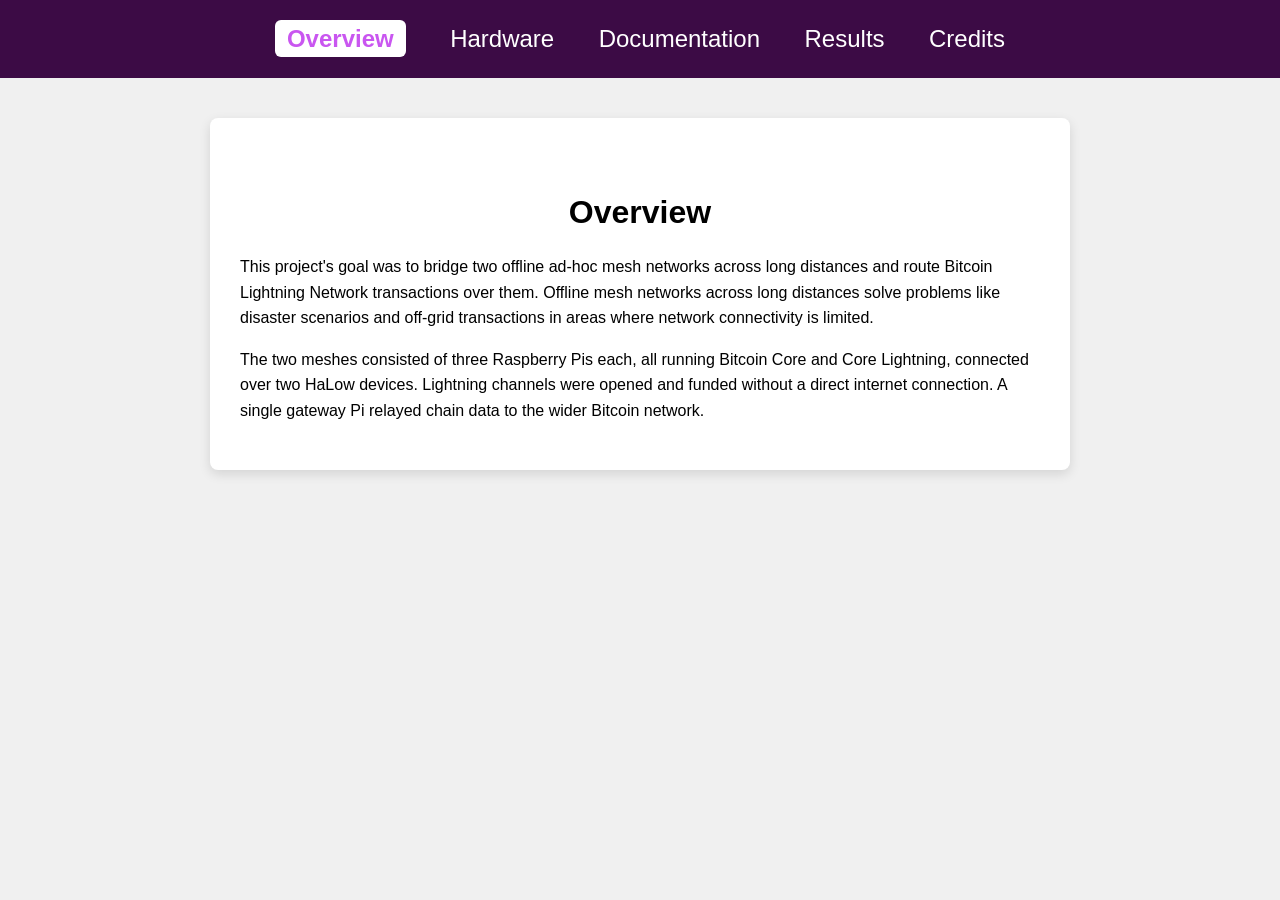
<file: index.html>
<!doctype html>
<html>
<head>
  <title>My Project</title>
  <link rel="stylesheet" href="style.css">
</head>
  
<body>

<nav>
  <a href="index.html" class="active">Overview</a>
  <a href="hardware.html">Hardware</a>
  <a href="documentation.html">Documentation</a>
  <a href="results.html">Results</a>
  <a href="credits.html">Credits</a>
</nav>

<div class="page">
  <h1>Overview</h1>
  <p>This project's goal was to bridge two offline ad-hoc mesh networks across long distances and route Bitcoin Lightning Network transactions over them. Offline mesh networks across long distances solve problems like disaster scenarios and off-grid transactions in areas where network connectivity is limited.</p>
  <p>The two meshes consisted of three Raspberry Pis each, all running Bitcoin Core and Core Lightning, connected over two HaLow devices. Lightning channels were opened and funded without a direct internet connection. A single gateway Pi relayed chain data to the wider Bitcoin network.</p>
</div>

</body>
</html>
</file>
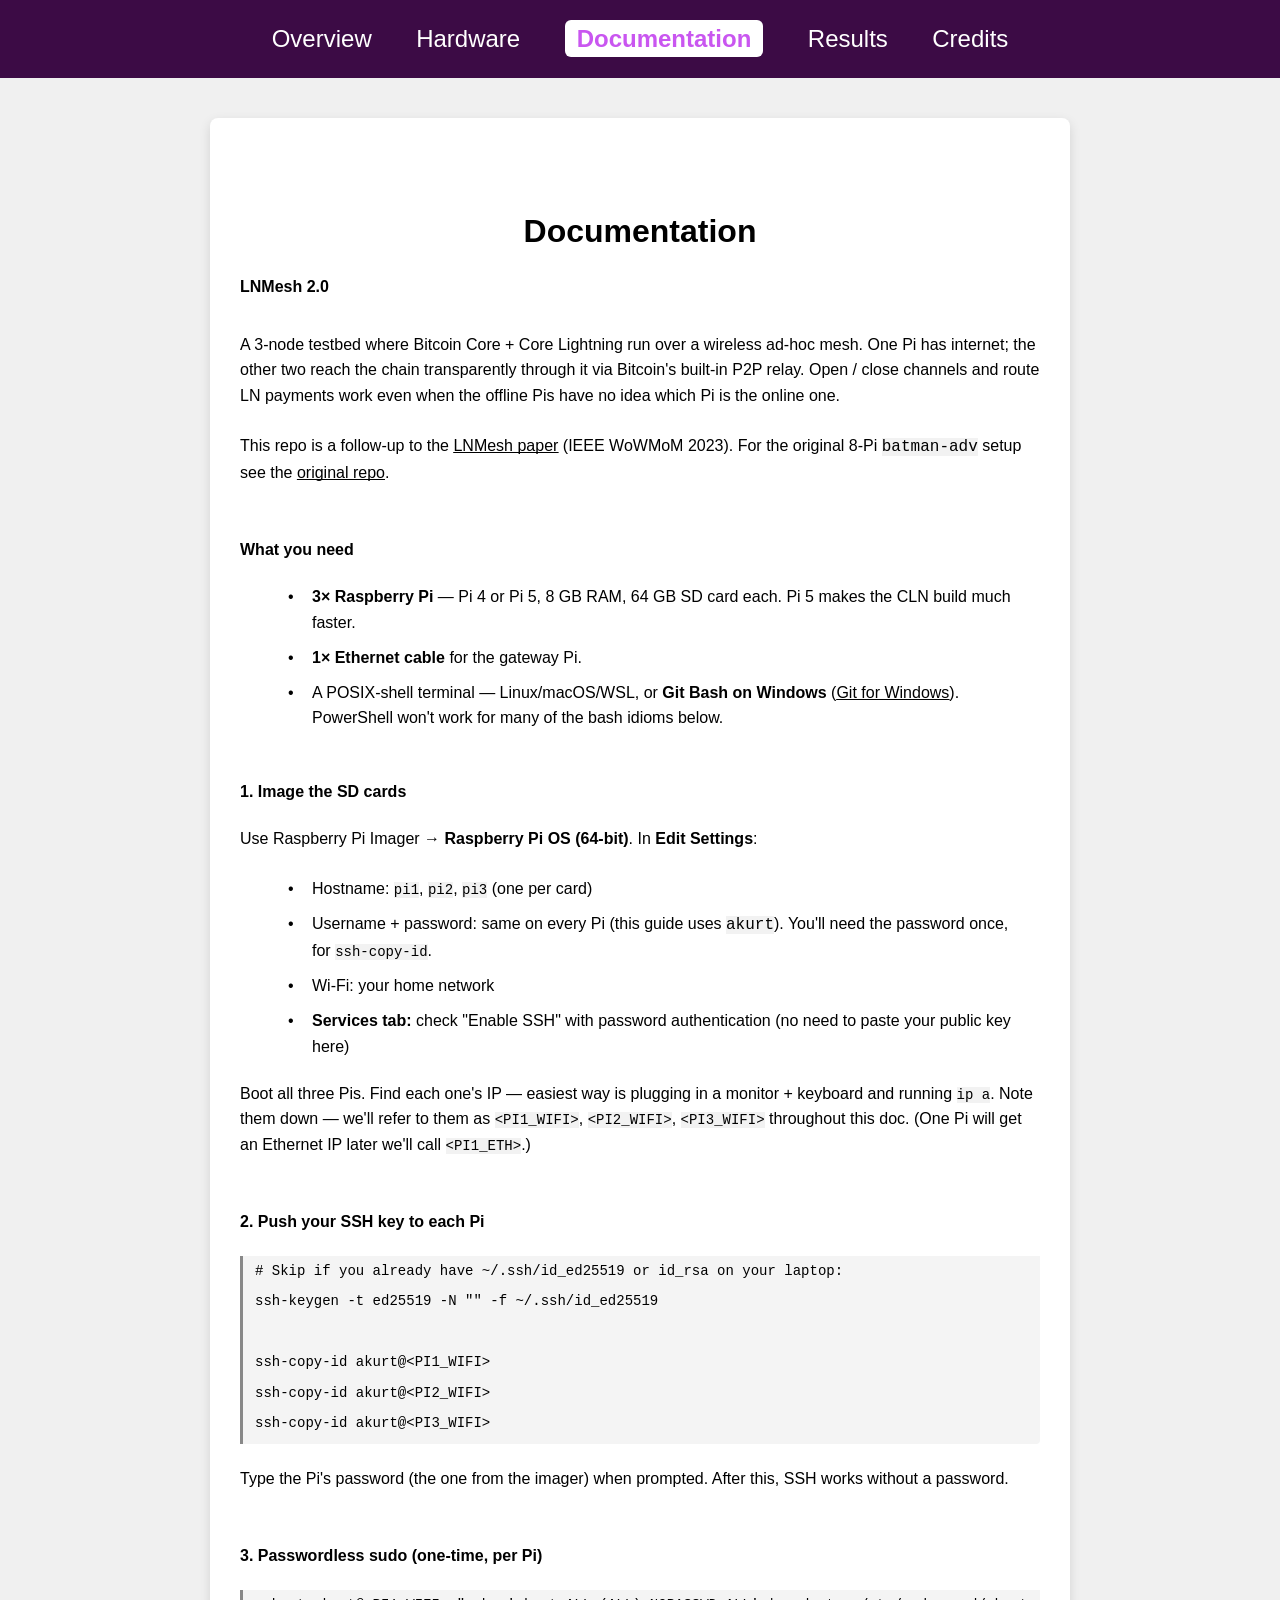
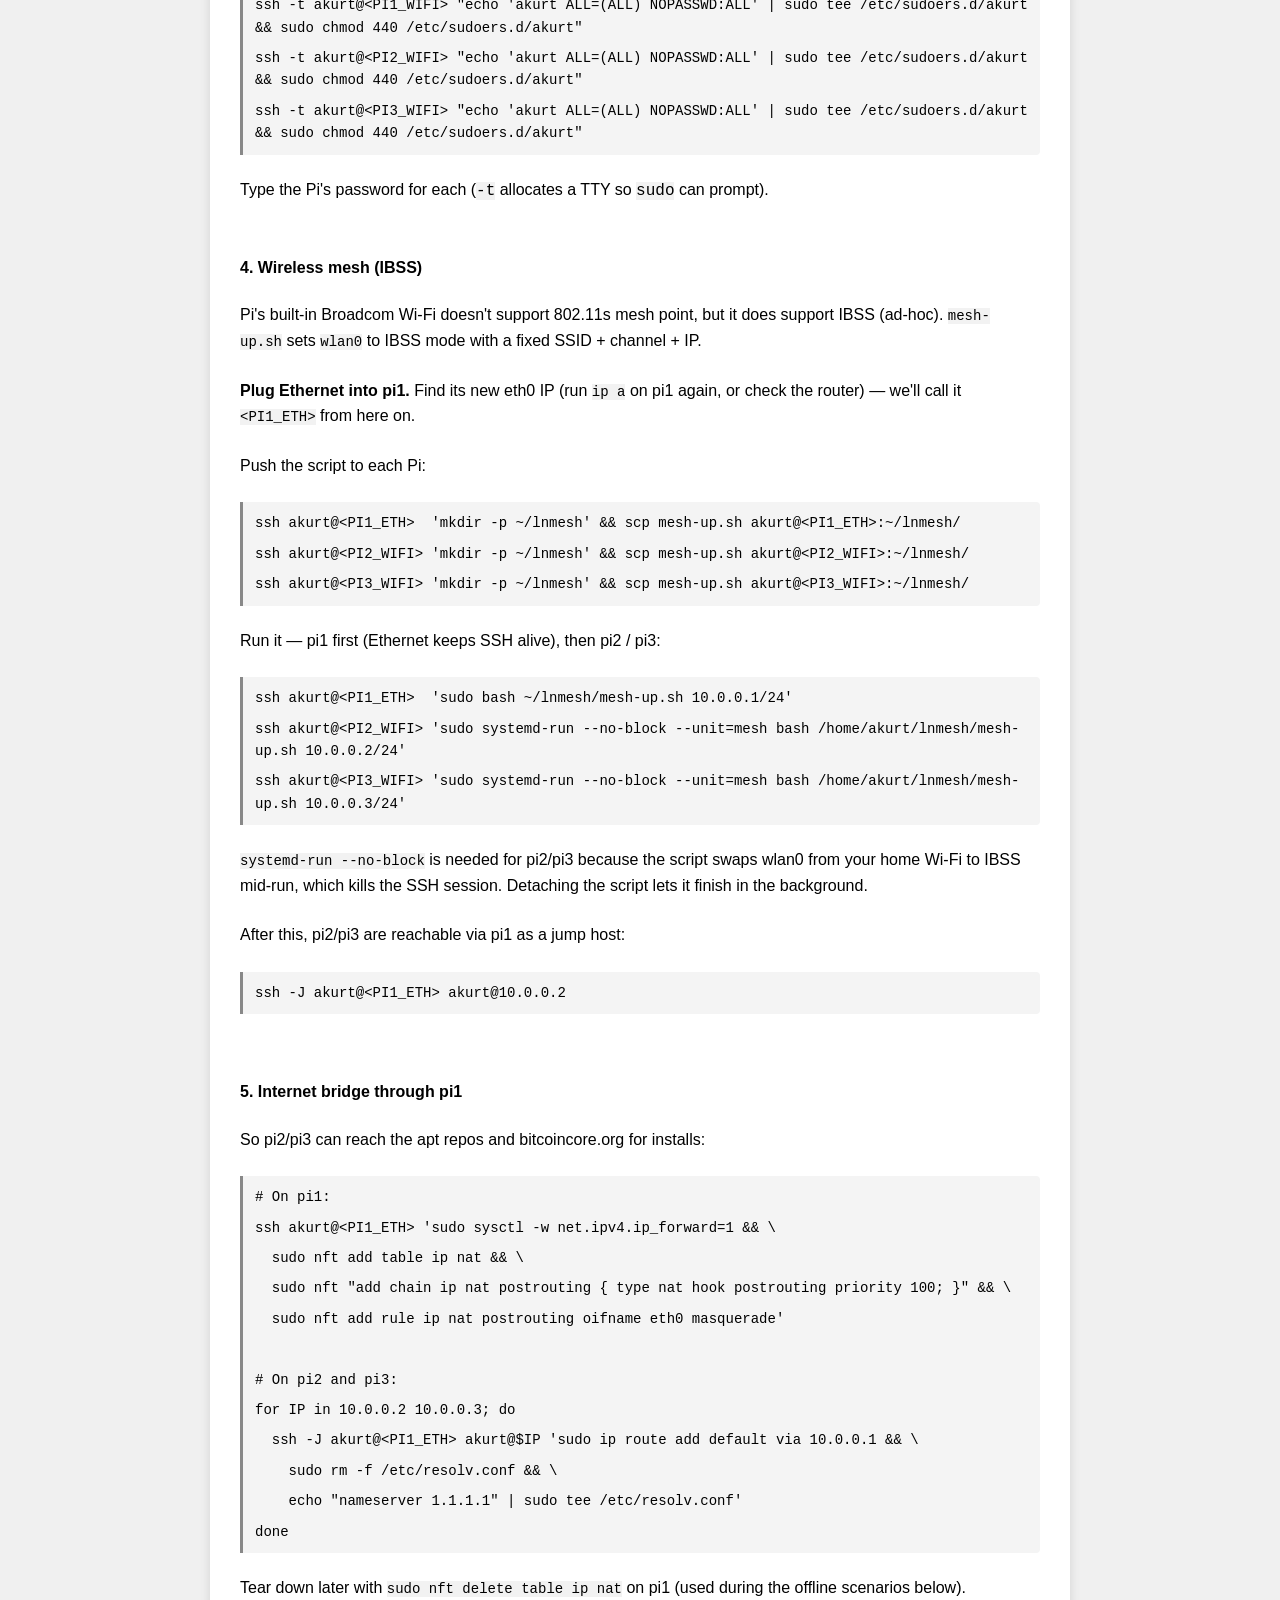
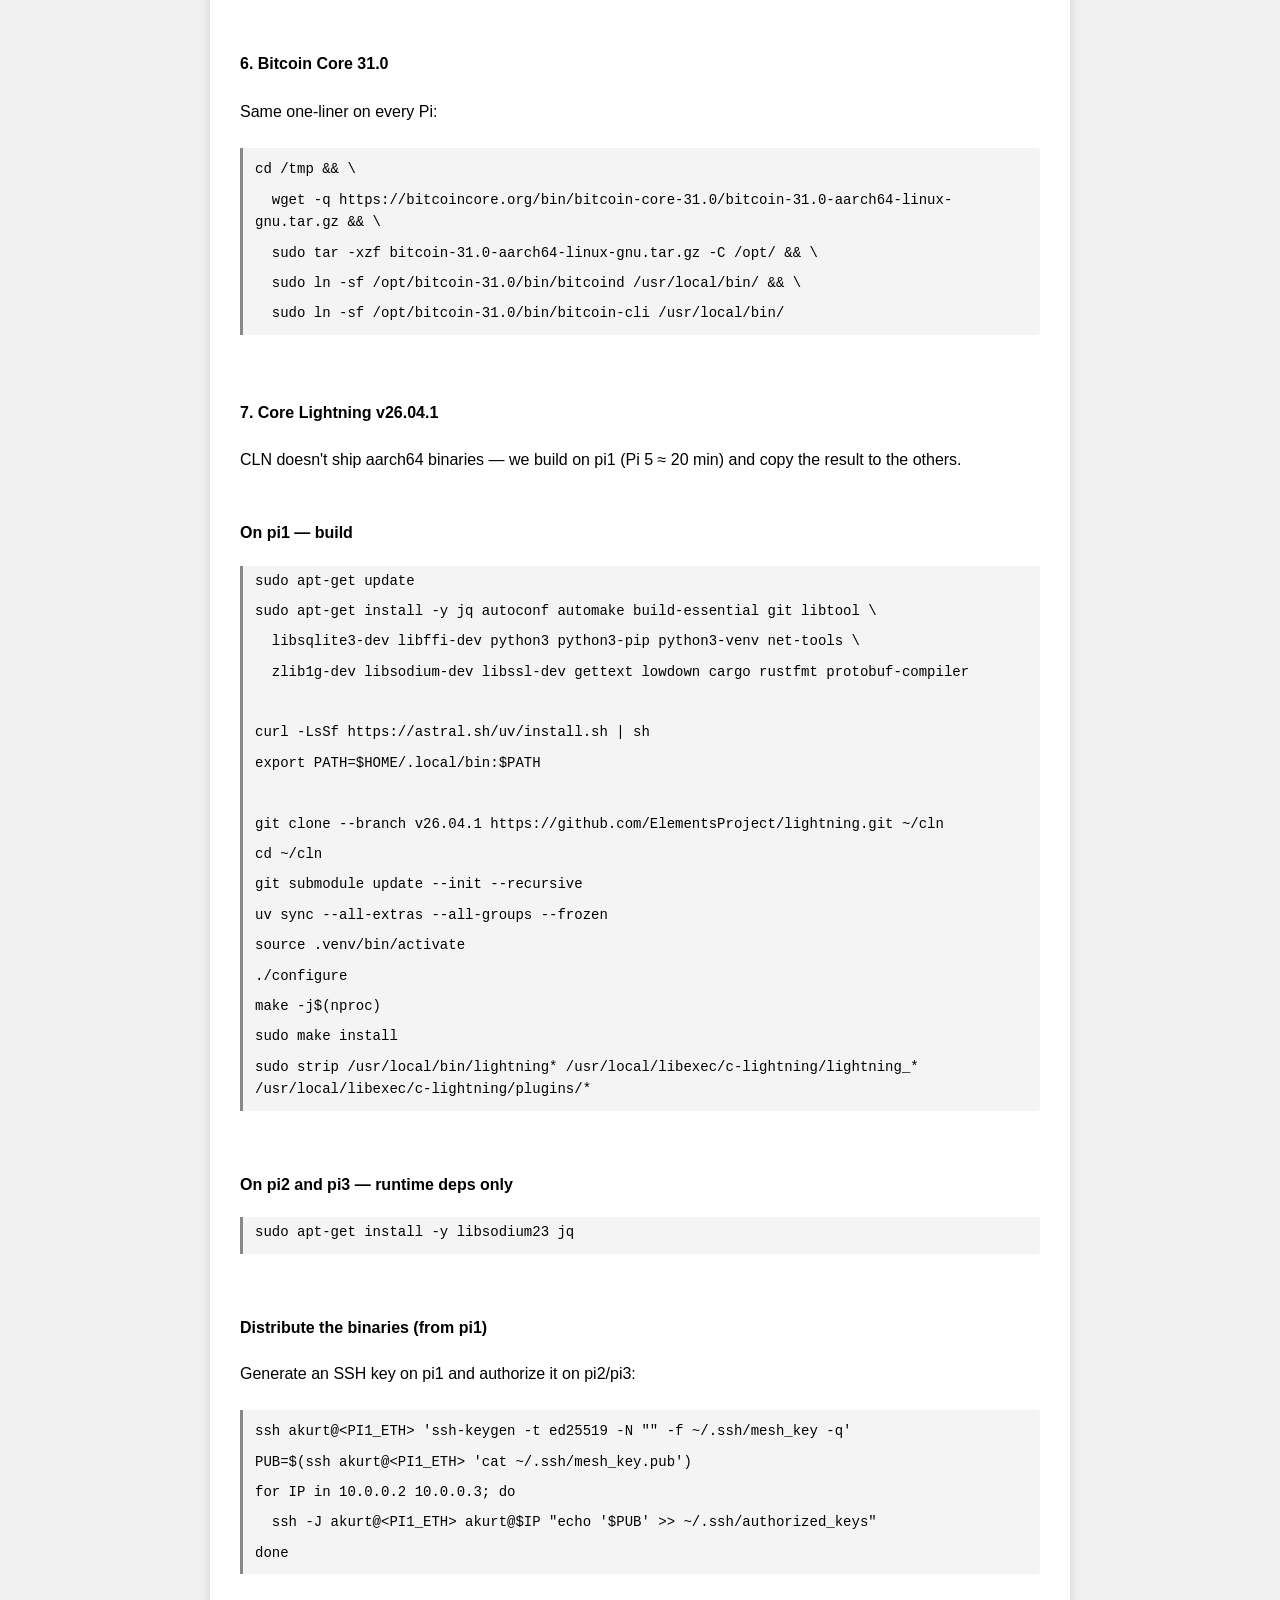
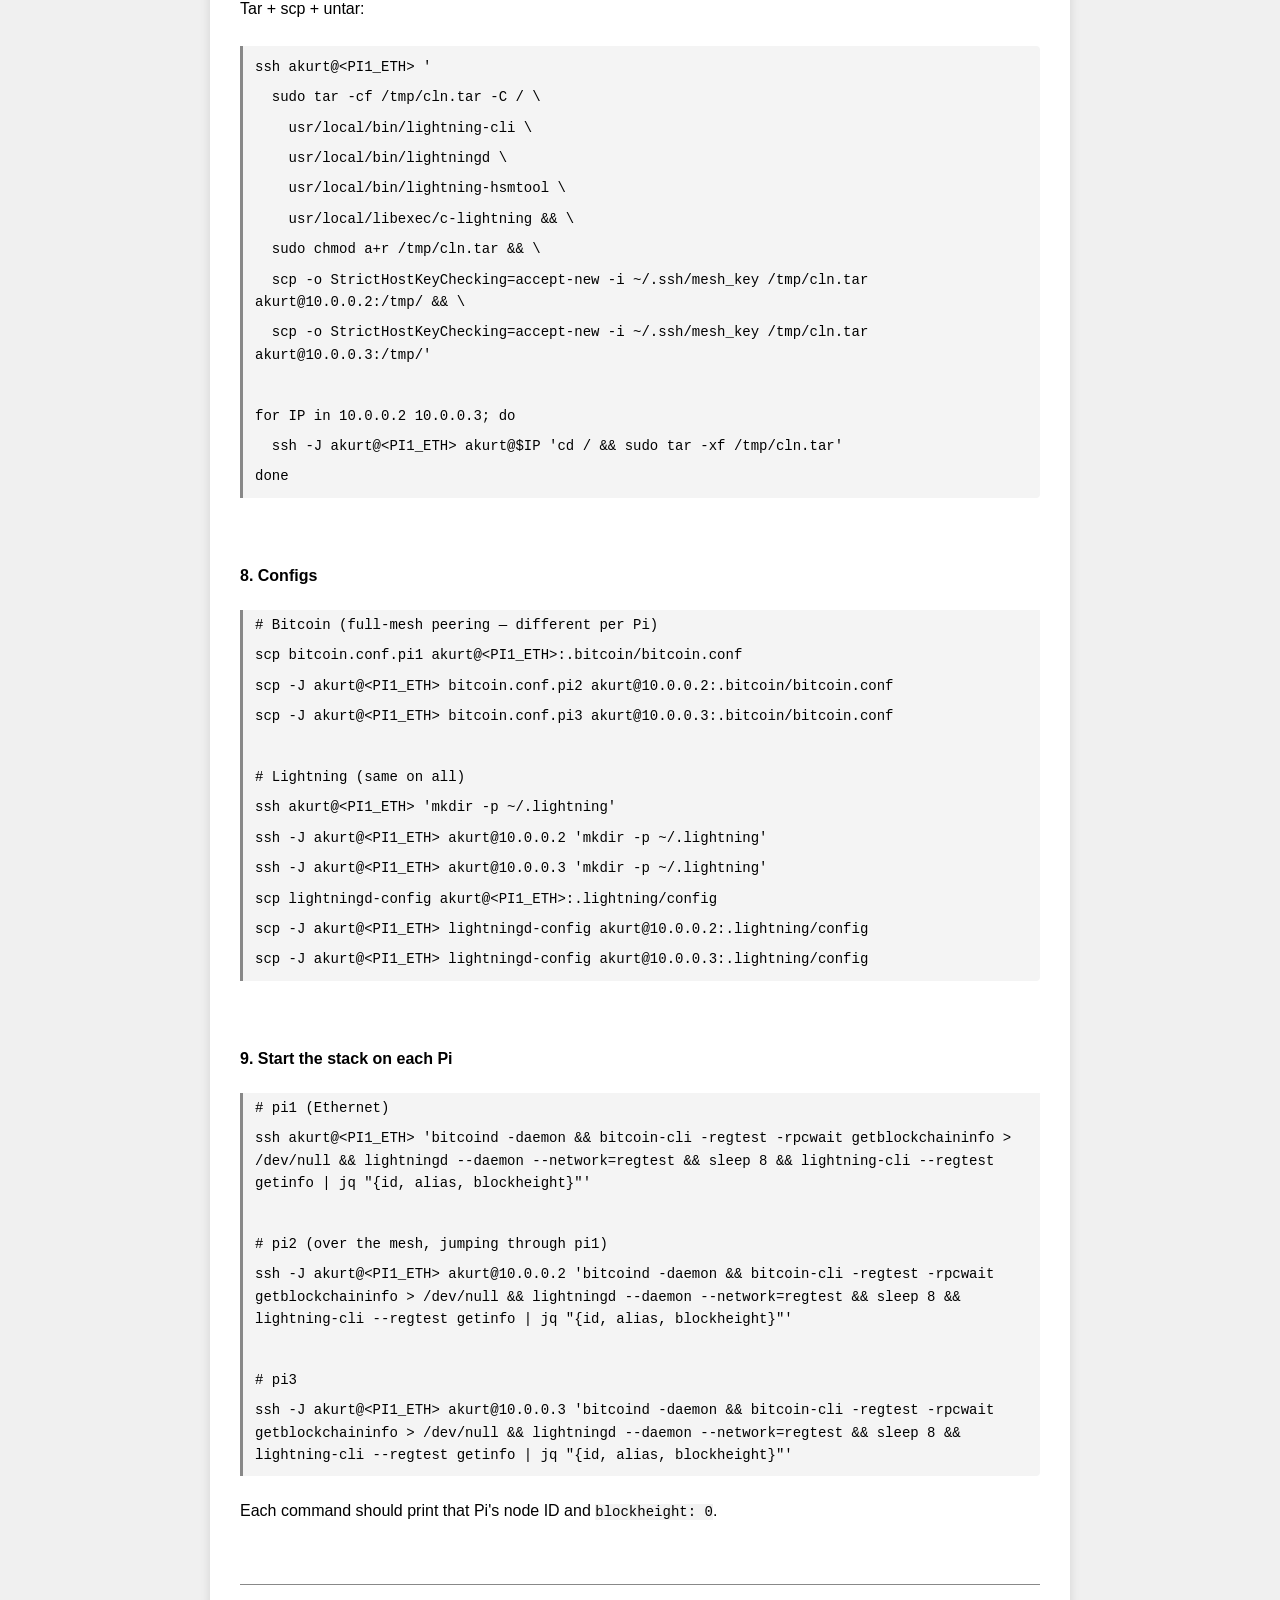
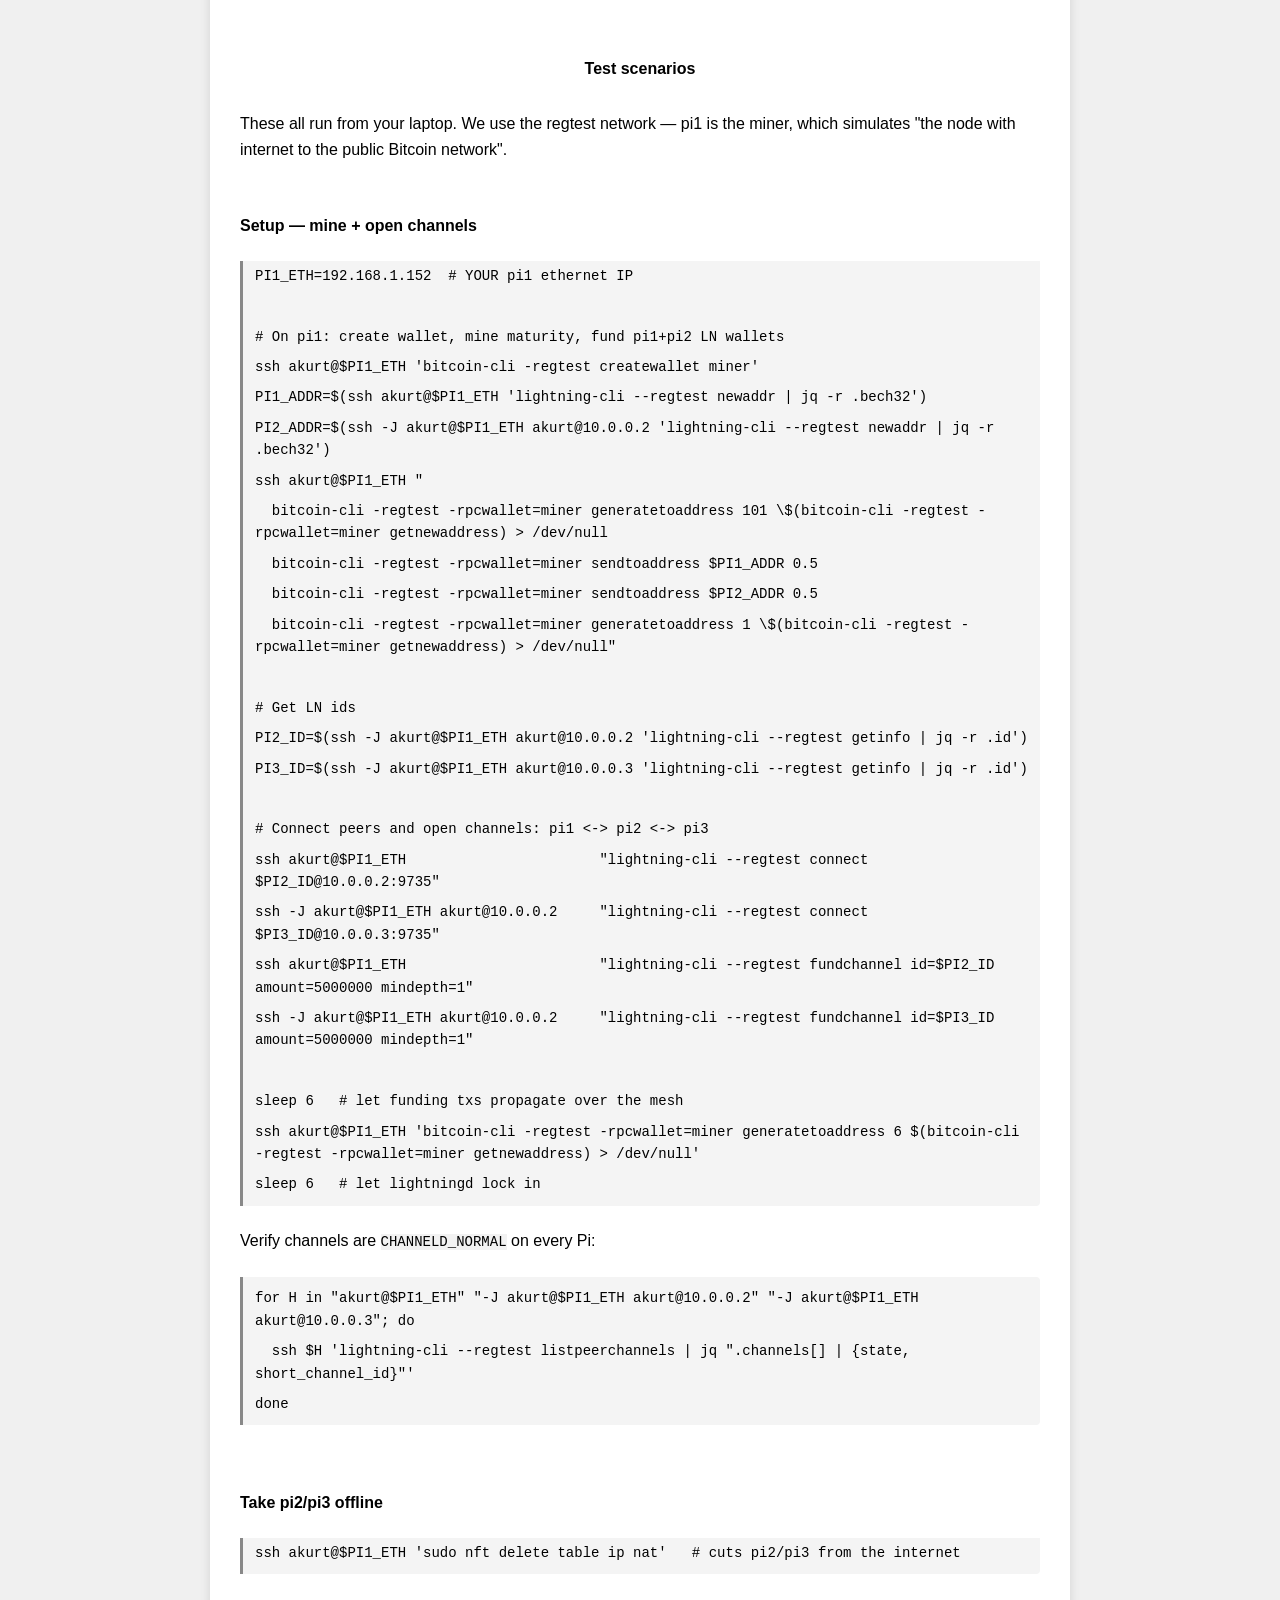
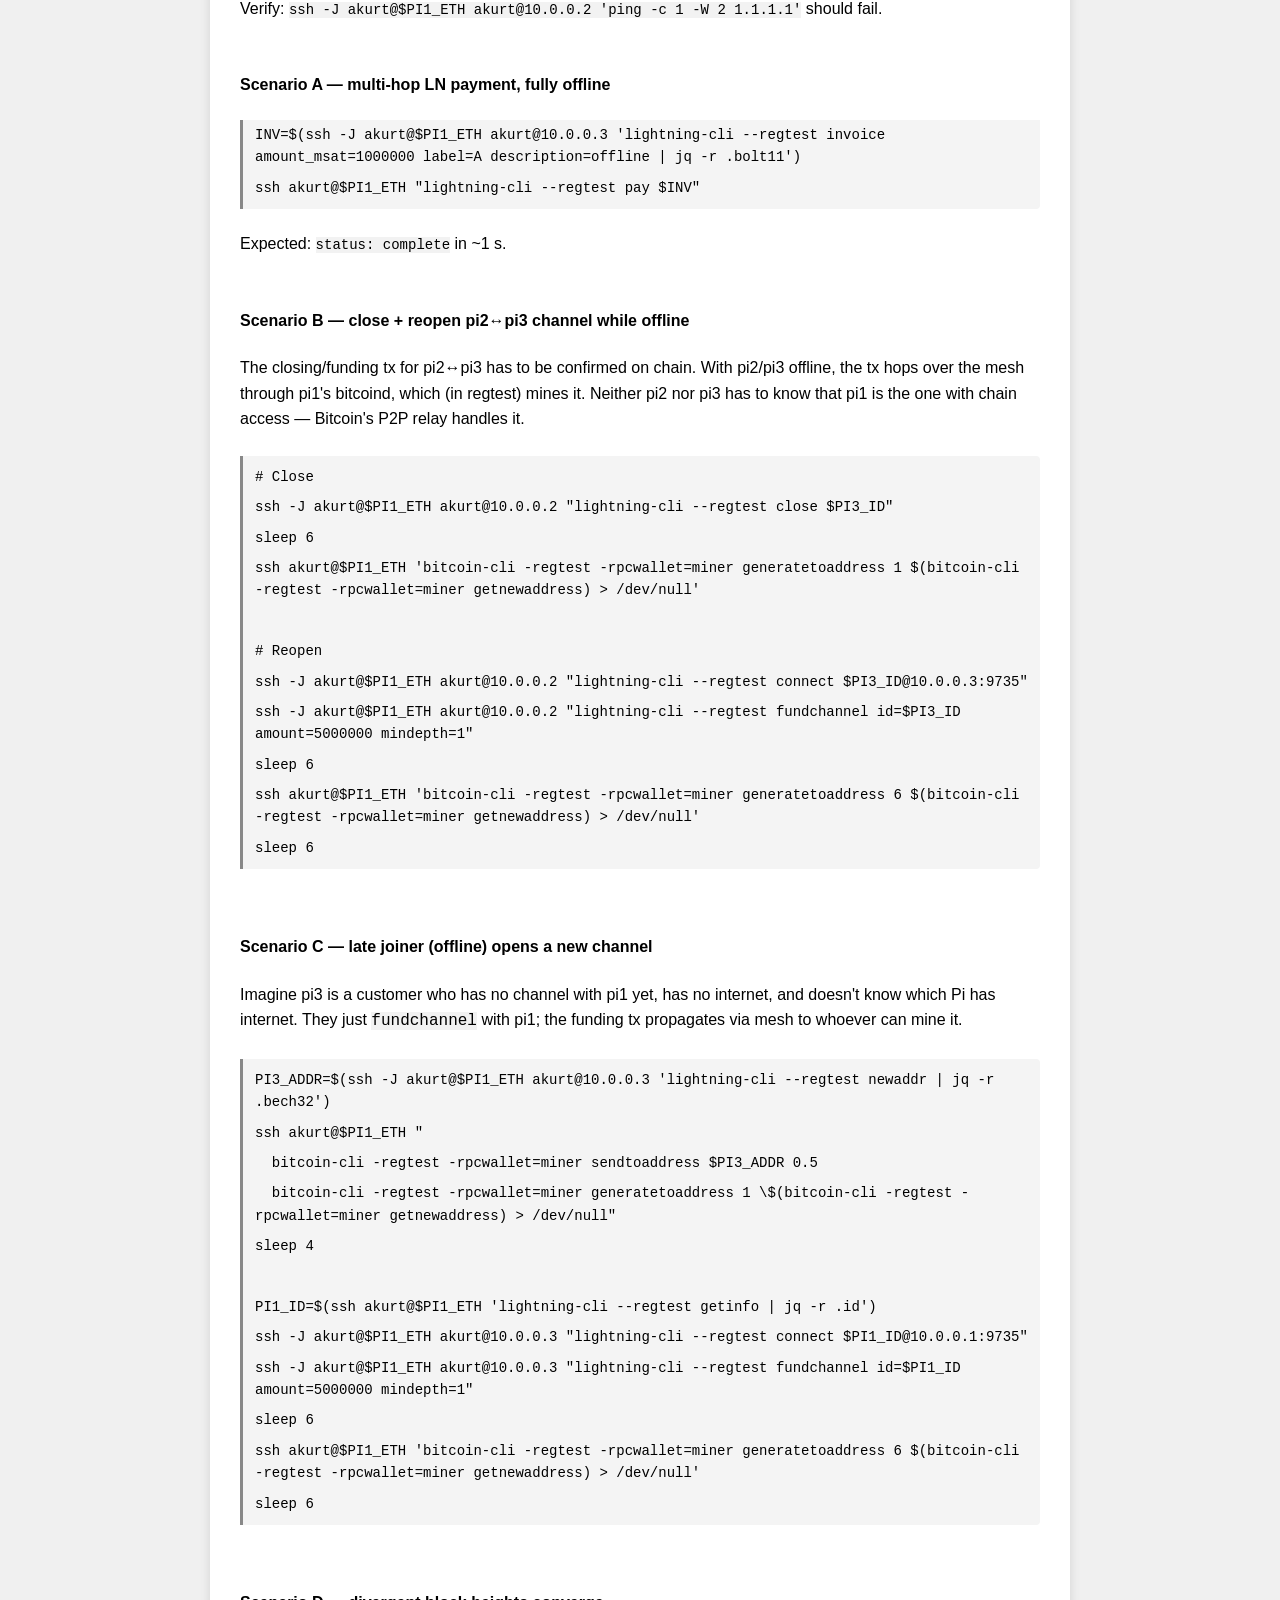
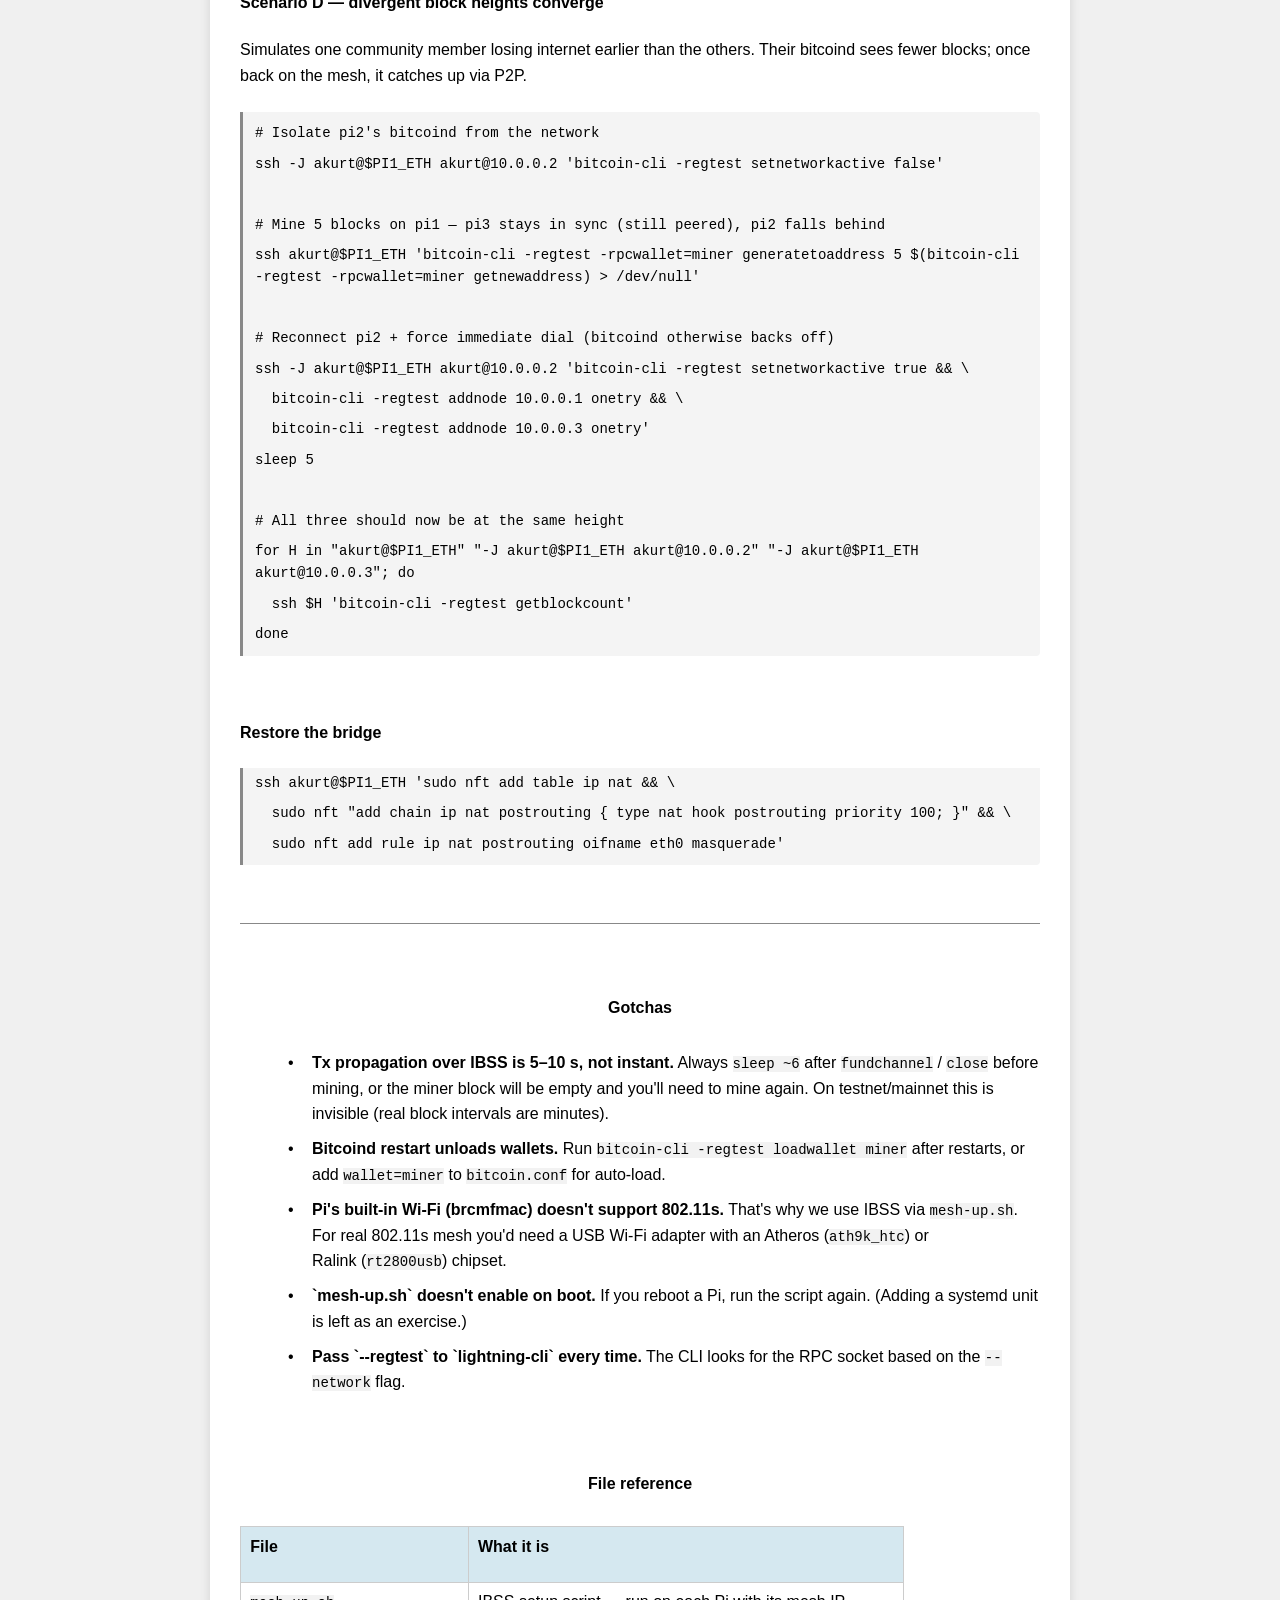
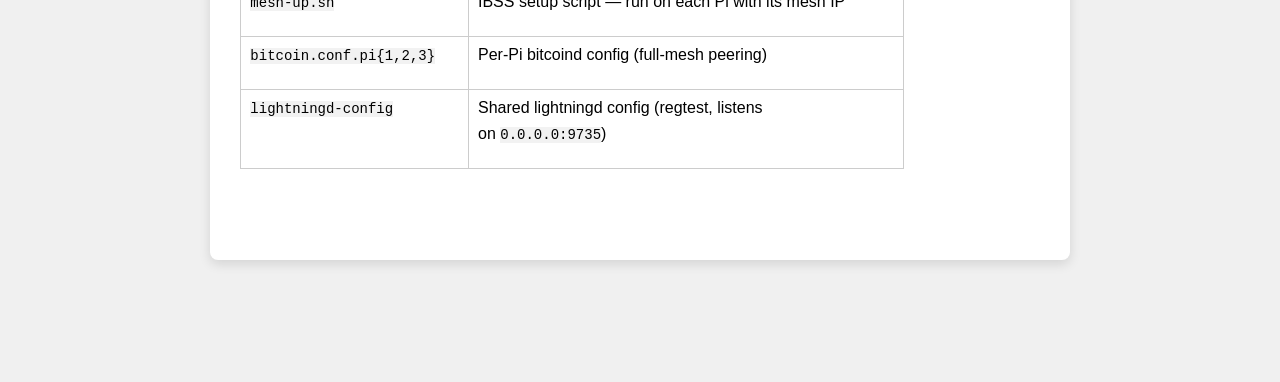
<file: documentation.html>
<!doctype html>
<html>
<head>
  <title>My Project</title>
  <link rel="stylesheet" href="style.css">
  <link rel="stylesheet" href="report-styles.css">
</head>
  
<body>

<nav>
  <a href="index.html">Overview</a>
  <a href="hardware.html">Hardware</a>
  <a href="documentation.html" class="active">Documentation</a>
  <a href="results.html">Results</a>
  <a href="credits.html">Credits</a>
</nav>

<div class="page">
  <h1>Documentation</h1>
<p class="c28"><span class="c13 c33">LNMesh 2.0</span></p><p class="c14"><span class="c5">A 3-node testbed where Bitcoin Core + Core Lightning run over a wireless ad-hoc mesh. One Pi has internet; the other two reach the chain transparently through it via Bitcoin&#39;s built-in P2P relay. Open / close channels and route LN payments work even when the offline Pis have no idea which Pi is the online one.</span></p><p class="c14"><span class="c15">This repo is a follow-up to the </span><span class="c15 c25"><a class="c21" href="https://www.google.com/url?q=https://ieeexplore.ieee.org/document/10195433&amp;sa=D&amp;source=editors&amp;ust=1778206571527384&amp;usg=AOvVaw2AvBynVtY-XvpbthR1bRnh">LNMesh paper</a></span><span class="c15">&nbsp;(IEEE WoWMoM 2023). For the original 8-Pi </span><span class="c30 c15">batman-adv</span><span class="c15">&nbsp;setup see the </span><span class="c25 c15"><a class="c21" href="https://www.google.com/url?q=https://github.com/ahmet-kurt/LNMesh&amp;sa=D&amp;source=editors&amp;ust=1778206571527826&amp;usg=AOvVaw3ZYCrm7PWTtGaefdMQBuG8">original repo</a></span><span class="c5">.</span></p><h2 class="c18"><span class="c9">What you need</span></h2><ul class="c26 lst-kix_ukvvywcbwpkf-0 start"><li class="c17 li-bullet-0"><span class="c13">3&times; Raspberry Pi</span><span class="c5">&nbsp;&mdash; Pi 4 or Pi 5, 8 GB RAM, 64 GB SD card each. Pi 5 makes the CLN build much faster.</span></li><li class="c17 li-bullet-0"><span class="c13">1&times; Ethernet cable</span><span class="c5">&nbsp;for the gateway Pi.</span></li><li class="c17 li-bullet-0"><span class="c15">A POSIX-shell terminal &mdash; Linux/macOS/WSL, or </span><span class="c13">Git Bash on Windows</span><span class="c15">&nbsp;(</span><span class="c25 c15"><a class="c21" href="https://www.google.com/url?q=https://git-scm.com/download/win&amp;sa=D&amp;source=editors&amp;ust=1778206571528978&amp;usg=AOvVaw2BAuLoll6t5o6n8-_XqaWc">Git for Windows</a></span><span class="c5">). PowerShell won&#39;t work for many of the bash idioms below.</span></li></ul><h2 class="c18"><span class="c9">1. Image the SD cards</span></h2><p class="c14"><span class="c15">Use Raspberry Pi Imager &rarr; </span><span class="c13">Raspberry Pi OS (64-bit)</span><span class="c15">. In </span><span class="c13">Edit Settings</span><span class="c5">:</span></p><ul class="c26 lst-kix_ukvvywcbwpkf-0"><li class="c17 li-bullet-0"><span class="c15">Hostname:</span><span>&nbsp;</span><span class="c6">pi1</span><span>, </span><span class="c6">pi2</span><span>, </span><span class="c6">pi3</span><span>&nbsp;</span><span class="c5">(one per card)</span></li><li class="c17 li-bullet-0"><span class="c15">Username + password: same on every Pi (this guide uses </span><span class="c30 c15">akurt</span><span class="c15">). You&#39;ll need the password once, for</span><span>&nbsp;</span><span class="c6">ssh-copy-id</span><span class="c1">.</span></li><li class="c17 li-bullet-0"><span class="c5">Wi-Fi: your home network</span></li><li class="c17 li-bullet-0"><span class="c13">Services tab:</span><span class="c5">&nbsp;check &quot;Enable SSH&quot; with password authentication (no need to paste your public key here)</span></li></ul><p class="c14"><span class="c15">Boot all three Pis. Find each one&#39;s IP &mdash; easiest way is plugging in a monitor + keyboard and running</span><span>&nbsp;</span><span class="c6">ip a</span><span>. </span><span class="c15">Note them down &mdash; we&#39;ll refer to them as</span><span>&nbsp;</span><span class="c6">&lt;PI1_WIFI&gt;</span><span>, </span><span class="c6">&lt;PI2_WIFI&gt;</span><span>, </span><span class="c6">&lt;PI3_WIFI&gt;</span><span>&nbsp;</span><span class="c15">throughout this doc. (One Pi will get an Ethernet IP later we&#39;ll call</span><span>&nbsp;</span><span class="c6">&lt;PI1_ETH&gt;</span><span class="c5">.)</span></p><h2 class="c18"><span class="c9">2. Push your SSH key to each Pi</span></h2><p class="c2"><span class="c0"># Skip if you already have ~/.ssh/id_ed25519 or id_rsa on your laptop:</span></p><p class="c2"><span class="c0">ssh-keygen -t ed25519 -N &quot;&quot; -f ~/.ssh/id_ed25519</span></p><p class="c2"><span class="c0">&nbsp;</span></p><p class="c2"><span class="c0">ssh-copy-id akurt@&lt;PI1_WIFI&gt;</span></p><p class="c2"><span class="c0">ssh-copy-id akurt@&lt;PI2_WIFI&gt;</span></p><p class="c2"><span class="c0">ssh-copy-id akurt@&lt;PI3_WIFI&gt;</span></p><p class="c10"><span class="c1"></span></p><p class="c14"><span class="c5">Type the Pi&#39;s password (the one from the imager) when prompted. After this, SSH works without a password.</span></p><h2 class="c18"><span class="c9">3. Passwordless sudo (one-time, per Pi)</span></h2><p class="c2"><span class="c0">ssh -t akurt@&lt;PI1_WIFI&gt; &quot;echo &#39;akurt ALL=(ALL) NOPASSWD:ALL&#39; | sudo tee /etc/sudoers.d/akurt &amp;&amp; sudo chmod 440 /etc/sudoers.d/akurt&quot;</span></p><p class="c2"><span class="c0">ssh -t akurt@&lt;PI2_WIFI&gt; &quot;echo &#39;akurt ALL=(ALL) NOPASSWD:ALL&#39; | sudo tee /etc/sudoers.d/akurt &amp;&amp; sudo chmod 440 /etc/sudoers.d/akurt&quot;</span></p><p class="c2"><span class="c0">ssh -t akurt@&lt;PI3_WIFI&gt; &quot;echo &#39;akurt ALL=(ALL) NOPASSWD:ALL&#39; | sudo tee /etc/sudoers.d/akurt &amp;&amp; sudo chmod 440 /etc/sudoers.d/akurt&quot;</span></p><p class="c10"><span class="c1"></span></p><p class="c14"><span class="c15">Type the Pi&#39;s password for each (</span><span class="c30 c15">-t</span><span class="c15">&nbsp;allocates a TTY so </span><span class="c15 c30">sudo</span><span class="c5">&nbsp;can prompt).</span></p><h2 class="c18"><span class="c9">4. Wireless mesh (IBSS)</span></h2><p class="c14"><span class="c15">Pi&#39;s built-in Broadcom Wi-Fi doesn&#39;t support 802.11s mesh point, but it does support IBSS (ad-hoc).</span><span>&nbsp;</span><span class="c6">mesh-up.sh</span><span>&nbsp;</span><span class="c15">sets </span><span class="c6">wlan0</span><span>&nbsp;</span><span class="c5">to IBSS mode with a fixed SSID + channel + IP.</span></p><p class="c14"><span class="c13">Plug Ethernet into pi1.</span><span class="c15">&nbsp;Find its new eth0 IP (run</span><span>&nbsp;</span><span class="c6">ip a</span><span>&nbsp;</span><span class="c15">on pi1 again, or check the router) &mdash; we&#39;ll call it </span><span class="c6">&lt;PI1_ETH&gt;</span><span>&nbsp;</span><span class="c5">from here on.</span></p><p class="c14"><span class="c5">Push the script to each Pi:</span></p><p class="c2"><span class="c0">ssh akurt@&lt;PI1_ETH&gt; &nbsp;&#39;mkdir -p ~/lnmesh&#39; &amp;&amp; scp mesh-up.sh akurt@&lt;PI1_ETH&gt;:~/lnmesh/</span></p><p class="c2"><span class="c0">ssh akurt@&lt;PI2_WIFI&gt; &#39;mkdir -p ~/lnmesh&#39; &amp;&amp; scp mesh-up.sh akurt@&lt;PI2_WIFI&gt;:~/lnmesh/</span></p><p class="c2"><span class="c0">ssh akurt@&lt;PI3_WIFI&gt; &#39;mkdir -p ~/lnmesh&#39; &amp;&amp; scp mesh-up.sh akurt@&lt;PI3_WIFI&gt;:~/lnmesh/</span></p><p class="c10"><span class="c1"></span></p><p class="c14"><span class="c5">Run it &mdash; pi1 first (Ethernet keeps SSH alive), then pi2 / pi3:</span></p><p class="c2"><span class="c0">ssh akurt@&lt;PI1_ETH&gt; &nbsp;&#39;sudo bash ~/lnmesh/mesh-up.sh 10.0.0.1/24&#39;</span></p><p class="c2"><span class="c0">ssh akurt@&lt;PI2_WIFI&gt; &#39;sudo systemd-run --no-block --unit=mesh bash /home/akurt/lnmesh/mesh-up.sh 10.0.0.2/24&#39;</span></p><p class="c2"><span class="c0">ssh akurt@&lt;PI3_WIFI&gt; &#39;sudo systemd-run --no-block --unit=mesh bash /home/akurt/lnmesh/mesh-up.sh 10.0.0.3/24&#39;</span></p><p class="c10"><span class="c1"></span></p><p class="c14"><span class="c6">systemd-run --no-block</span><span>&nbsp;</span><span class="c5">is needed for pi2/pi3 because the script swaps wlan0 from your home Wi-Fi to IBSS mid-run, which kills the SSH session. Detaching the script lets it finish in the background.</span></p><p class="c14"><span class="c5">After this, pi2/pi3 are reachable via pi1 as a jump host:</span></p><p class="c2"><span class="c0">ssh -J akurt@&lt;PI1_ETH&gt; akurt@10.0.0.2</span></p><p class="c10"><span class="c1"></span></p><h2 class="c18"><span class="c9">5. Internet bridge through pi1</span></h2><p class="c14"><span class="c5">So pi2/pi3 can reach the apt repos and bitcoincore.org for installs:</span></p><p class="c2"><span class="c0"># On pi1:</span></p><p class="c2"><span class="c0">ssh akurt@&lt;PI1_ETH&gt; &#39;sudo sysctl -w net.ipv4.ip_forward=1 &amp;&amp; \</span></p><p class="c2"><span class="c0">&nbsp; sudo nft add table ip nat &amp;&amp; \</span></p><p class="c2"><span class="c0">&nbsp; sudo nft &quot;add chain ip nat postrouting { type nat hook postrouting priority 100; }&quot; &amp;&amp; \</span></p><p class="c2"><span class="c0">&nbsp; sudo nft add rule ip nat postrouting oifname eth0 masquerade&#39;</span></p><p class="c2"><span class="c0">&nbsp;</span></p><p class="c2"><span class="c0"># On pi2 and pi3:</span></p><p class="c2"><span class="c0">for IP in 10.0.0.2 10.0.0.3; do</span></p><p class="c2"><span class="c0">&nbsp; ssh -J akurt@&lt;PI1_ETH&gt; akurt@$IP &#39;sudo ip route add default via 10.0.0.1 &amp;&amp; \</span></p><p class="c2"><span class="c0">&nbsp; &nbsp; sudo rm -f /etc/resolv.conf &amp;&amp; \</span></p><p class="c2"><span class="c0">&nbsp; &nbsp; echo &quot;nameserver 1.1.1.1&quot; | sudo tee /etc/resolv.conf&#39;</span></p><p class="c2"><span class="c0">done</span></p><p class="c10"><span class="c1"></span></p><p class="c14"><span class="c15">Tear down later with</span><span>&nbsp;</span><span class="c6">sudo nft delete table ip nat</span><span>&nbsp;</span><span class="c5">on pi1 (used during the offline scenarios below).</span></p><h2 class="c18"><span class="c9">6. Bitcoin Core 31.0</span></h2><p class="c14"><span class="c5">Same one-liner on every Pi:</span></p><p class="c2"><span class="c0">cd /tmp &amp;&amp; \</span></p><p class="c2"><span class="c0">&nbsp; wget -q https://bitcoincore.org/bin/bitcoin-core-31.0/bitcoin-31.0-aarch64-linux-gnu.tar.gz &amp;&amp; \</span></p><p class="c2"><span class="c0">&nbsp; sudo tar -xzf bitcoin-31.0-aarch64-linux-gnu.tar.gz -C /opt/ &amp;&amp; \</span></p><p class="c2"><span class="c0">&nbsp; sudo ln -sf /opt/bitcoin-31.0/bin/bitcoind /usr/local/bin/ &amp;&amp; \</span></p><p class="c2"><span class="c0">&nbsp; sudo ln -sf /opt/bitcoin-31.0/bin/bitcoin-cli /usr/local/bin/</span></p><p class="c10"><span class="c1"></span></p><h2 class="c18"><span class="c9">7. Core Lightning v26.04.1</span></h2><p class="c14"><span class="c5">CLN doesn&#39;t ship aarch64 binaries &mdash; we build on pi1 (Pi 5 &asymp; 20 min) and copy the result to the others.</span></p><h3 class="c18"><span class="c12">On pi1 &mdash; build</span></h3><p class="c2"><span class="c0">sudo apt-get update</span></p><p class="c2"><span class="c0">sudo apt-get install -y jq autoconf automake build-essential git libtool \</span></p><p class="c2"><span class="c0">&nbsp; libsqlite3-dev libffi-dev python3 python3-pip python3-venv net-tools \</span></p><p class="c2"><span class="c0">&nbsp; zlib1g-dev libsodium-dev libssl-dev gettext lowdown cargo rustfmt protobuf-compiler</span></p><p class="c2"><span class="c0">&nbsp;</span></p><p class="c2"><span class="c0">curl -LsSf https://astral.sh/uv/install.sh | sh</span></p><p class="c2"><span class="c0">export PATH=$HOME/.local/bin:$PATH</span></p><p class="c2"><span class="c0">&nbsp;</span></p><p class="c2"><span class="c0">git clone --branch v26.04.1 https://github.com/ElementsProject/lightning.git ~/cln</span></p><p class="c2"><span class="c0">cd ~/cln</span></p><p class="c2"><span class="c0">git submodule update --init --recursive</span></p><p class="c2"><span class="c0">uv sync --all-extras --all-groups --frozen</span></p><p class="c2"><span class="c0">source .venv/bin/activate</span></p><p class="c2"><span class="c0">./configure</span></p><p class="c2"><span class="c0">make -j$(nproc)</span></p><p class="c2"><span class="c0">sudo make install</span></p><p class="c2"><span class="c0">sudo strip /usr/local/bin/lightning* /usr/local/libexec/c-lightning/lightning_* /usr/local/libexec/c-lightning/plugins/*</span></p><p class="c10"><span class="c1"></span></p><h3 class="c18"><span class="c12">On pi2 and pi3 &mdash; runtime deps only</span></h3><p class="c2"><span class="c0">sudo apt-get install -y libsodium23 jq</span></p><p class="c10"><span class="c1"></span></p><h3 class="c18"><span class="c12">Distribute the binaries (from pi1)</span></h3><p class="c14"><span class="c5">Generate an SSH key on pi1 and authorize it on pi2/pi3:</span></p><p class="c2"><span class="c0">ssh akurt@&lt;PI1_ETH&gt; &#39;ssh-keygen -t ed25519 -N &quot;&quot; -f ~/.ssh/mesh_key -q&#39;</span></p><p class="c2"><span class="c0">PUB=$(ssh akurt@&lt;PI1_ETH&gt; &#39;cat ~/.ssh/mesh_key.pub&#39;)</span></p><p class="c2"><span class="c0">for IP in 10.0.0.2 10.0.0.3; do</span></p><p class="c2"><span class="c0">&nbsp; ssh -J akurt@&lt;PI1_ETH&gt; akurt@$IP &quot;echo &#39;$PUB&#39; &gt;&gt; ~/.ssh/authorized_keys&quot;</span></p><p class="c2"><span class="c0">done</span></p><p class="c10"><span class="c1"></span></p><p class="c14"><span class="c5">Tar + scp + untar:</span></p><p class="c2"><span class="c0">ssh akurt@&lt;PI1_ETH&gt; &#39;</span></p><p class="c2"><span class="c0">&nbsp; sudo tar -cf /tmp/cln.tar -C / \</span></p><p class="c2"><span class="c0">&nbsp; &nbsp; usr/local/bin/lightning-cli \</span></p><p class="c2"><span class="c0">&nbsp; &nbsp; usr/local/bin/lightningd \</span></p><p class="c2"><span class="c0">&nbsp; &nbsp; usr/local/bin/lightning-hsmtool \</span></p><p class="c2"><span class="c0">&nbsp; &nbsp; usr/local/libexec/c-lightning &amp;&amp; \</span></p><p class="c2"><span class="c0">&nbsp; sudo chmod a+r /tmp/cln.tar &amp;&amp; \</span></p><p class="c2"><span class="c0">&nbsp; scp -o StrictHostKeyChecking=accept-new -i ~/.ssh/mesh_key /tmp/cln.tar akurt@10.0.0.2:/tmp/ &amp;&amp; \</span></p><p class="c2"><span class="c0">&nbsp; scp -o StrictHostKeyChecking=accept-new -i ~/.ssh/mesh_key /tmp/cln.tar akurt@10.0.0.3:/tmp/&#39;</span></p><p class="c2"><span class="c0">&nbsp;</span></p><p class="c2"><span class="c0">for IP in 10.0.0.2 10.0.0.3; do</span></p><p class="c2"><span class="c0">&nbsp; ssh -J akurt@&lt;PI1_ETH&gt; akurt@$IP &#39;cd / &amp;&amp; sudo tar -xf /tmp/cln.tar&#39;</span></p><p class="c2"><span class="c0">done</span></p><p class="c10"><span class="c1"></span></p><h2 class="c18"><span class="c9">8. Configs</span></h2><p class="c2"><span class="c0"># Bitcoin (full-mesh peering &mdash; different per Pi)</span></p><p class="c2"><span class="c0">scp bitcoin.conf.pi1 akurt@&lt;PI1_ETH&gt;:.bitcoin/bitcoin.conf</span></p><p class="c2"><span class="c0">scp -J akurt@&lt;PI1_ETH&gt; bitcoin.conf.pi2 akurt@10.0.0.2:.bitcoin/bitcoin.conf</span></p><p class="c2"><span class="c0">scp -J akurt@&lt;PI1_ETH&gt; bitcoin.conf.pi3 akurt@10.0.0.3:.bitcoin/bitcoin.conf</span></p><p class="c2"><span class="c0">&nbsp;</span></p><p class="c2"><span class="c0"># Lightning (same on all)</span></p><p class="c2"><span class="c0">ssh akurt@&lt;PI1_ETH&gt; &#39;mkdir -p ~/.lightning&#39;</span></p><p class="c2"><span class="c0">ssh -J akurt@&lt;PI1_ETH&gt; akurt@10.0.0.2 &#39;mkdir -p ~/.lightning&#39;</span></p><p class="c2"><span class="c0">ssh -J akurt@&lt;PI1_ETH&gt; akurt@10.0.0.3 &#39;mkdir -p ~/.lightning&#39;</span></p><p class="c2"><span class="c0">scp lightningd-config akurt@&lt;PI1_ETH&gt;:.lightning/config</span></p><p class="c2"><span class="c0">scp -J akurt@&lt;PI1_ETH&gt; lightningd-config akurt@10.0.0.2:.lightning/config</span></p><p class="c2"><span class="c0">scp -J akurt@&lt;PI1_ETH&gt; lightningd-config akurt@10.0.0.3:.lightning/config</span></p><p class="c10"><span class="c1"></span></p><h2 class="c18"><span class="c9">9. Start the stack on each Pi</span></h2><p class="c2"><span class="c0"># pi1 (Ethernet)</span></p><p class="c2"><span class="c0">ssh akurt@&lt;PI1_ETH&gt; &#39;bitcoind -daemon &amp;&amp; bitcoin-cli -regtest -rpcwait getblockchaininfo &gt; /dev/null &amp;&amp; lightningd --daemon --network=regtest &amp;&amp; sleep 8 &amp;&amp; lightning-cli --regtest getinfo | jq &quot;{id, alias, blockheight}&quot;&#39;</span></p><p class="c2"><span class="c0">&nbsp;</span></p><p class="c2"><span class="c0"># pi2 (over the mesh, jumping through pi1)</span></p><p class="c2"><span class="c0">ssh -J akurt@&lt;PI1_ETH&gt; akurt@10.0.0.2 &#39;bitcoind -daemon &amp;&amp; bitcoin-cli -regtest -rpcwait getblockchaininfo &gt; /dev/null &amp;&amp; lightningd --daemon --network=regtest &amp;&amp; sleep 8 &amp;&amp; lightning-cli --regtest getinfo | jq &quot;{id, alias, blockheight}&quot;&#39;</span></p><p class="c2"><span class="c0">&nbsp;</span></p><p class="c2"><span class="c0"># pi3</span></p><p class="c2"><span class="c0">ssh -J akurt@&lt;PI1_ETH&gt; akurt@10.0.0.3 &#39;bitcoind -daemon &amp;&amp; bitcoin-cli -regtest -rpcwait getblockchaininfo &gt; /dev/null &amp;&amp; lightningd --daemon --network=regtest &amp;&amp; sleep 8 &amp;&amp; lightning-cli --regtest getinfo | jq &quot;{id, alias, blockheight}&quot;&#39;</span></p><p class="c10"><span class="c1"></span></p><p class="c14"><span class="c15">Each command should print that Pi&#39;s node ID and</span><span>&nbsp;</span><span class="c6">blockheight: 0</span><span class="c1">.</span></p><p class="c8"><span class="c1"></span></p><h1 class="c27"><span class="c11">Test scenarios</span></h1><p class="c14"><span class="c5">These all run from your laptop. We use the regtest network &mdash; pi1 is the miner, which simulates &quot;the node with internet to the public Bitcoin network&quot;.</span></p><h2 class="c18"><span class="c9">Setup &mdash; mine + open channels</span></h2><p class="c2"><span class="c0">PI1_ETH=192.168.1.152 &nbsp;# YOUR pi1 ethernet IP</span></p><p class="c2"><span class="c0">&nbsp;</span></p><p class="c2"><span class="c0"># On pi1: create wallet, mine maturity, fund pi1+pi2 LN wallets</span></p><p class="c2"><span class="c0">ssh akurt@$PI1_ETH &#39;bitcoin-cli -regtest createwallet miner&#39;</span></p><p class="c2"><span class="c0">PI1_ADDR=$(ssh akurt@$PI1_ETH &#39;lightning-cli --regtest newaddr | jq -r .bech32&#39;)</span></p><p class="c2"><span class="c0">PI2_ADDR=$(ssh -J akurt@$PI1_ETH akurt@10.0.0.2 &#39;lightning-cli --regtest newaddr | jq -r .bech32&#39;)</span></p><p class="c2"><span class="c0">ssh akurt@$PI1_ETH &quot;</span></p><p class="c2"><span class="c0">&nbsp; bitcoin-cli -regtest -rpcwallet=miner generatetoaddress 101 \$(bitcoin-cli -regtest -rpcwallet=miner getnewaddress) &gt; /dev/null</span></p><p class="c2"><span class="c0">&nbsp; bitcoin-cli -regtest -rpcwallet=miner sendtoaddress $PI1_ADDR 0.5</span></p><p class="c2"><span class="c0">&nbsp; bitcoin-cli -regtest -rpcwallet=miner sendtoaddress $PI2_ADDR 0.5</span></p><p class="c2"><span class="c0">&nbsp; bitcoin-cli -regtest -rpcwallet=miner generatetoaddress 1 \$(bitcoin-cli -regtest -rpcwallet=miner getnewaddress) &gt; /dev/null&quot;</span></p><p class="c2"><span class="c0">&nbsp;</span></p><p class="c2"><span class="c0"># Get LN ids</span></p><p class="c2"><span class="c0">PI2_ID=$(ssh -J akurt@$PI1_ETH akurt@10.0.0.2 &#39;lightning-cli --regtest getinfo | jq -r .id&#39;)</span></p><p class="c2"><span class="c0">PI3_ID=$(ssh -J akurt@$PI1_ETH akurt@10.0.0.3 &#39;lightning-cli --regtest getinfo | jq -r .id&#39;)</span></p><p class="c2"><span class="c0">&nbsp;</span></p><p class="c2"><span class="c0"># Connect peers and open channels: pi1 &lt;-&gt; pi2 &lt;-&gt; pi3</span></p><p class="c2"><span class="c0">ssh akurt@$PI1_ETH &nbsp; &nbsp; &nbsp; &nbsp; &nbsp; &nbsp; &nbsp; &nbsp; &nbsp; &nbsp; &nbsp; &quot;lightning-cli --regtest connect $PI2_ID@10.0.0.2:9735&quot;</span></p><p class="c2"><span class="c0">ssh -J akurt@$PI1_ETH akurt@10.0.0.2 &nbsp; &nbsp; &quot;lightning-cli --regtest connect $PI3_ID@10.0.0.3:9735&quot;</span></p><p class="c2"><span class="c0">ssh akurt@$PI1_ETH &nbsp; &nbsp; &nbsp; &nbsp; &nbsp; &nbsp; &nbsp; &nbsp; &nbsp; &nbsp; &nbsp; &quot;lightning-cli --regtest fundchannel id=$PI2_ID amount=5000000 mindepth=1&quot;</span></p><p class="c2"><span class="c0">ssh -J akurt@$PI1_ETH akurt@10.0.0.2 &nbsp; &nbsp; &quot;lightning-cli --regtest fundchannel id=$PI3_ID amount=5000000 mindepth=1&quot;</span></p><p class="c2"><span class="c0">&nbsp;</span></p><p class="c2"><span class="c0">sleep 6 &nbsp; # let funding txs propagate over the mesh</span></p><p class="c2"><span class="c0">ssh akurt@$PI1_ETH &#39;bitcoin-cli -regtest -rpcwallet=miner generatetoaddress 6 $(bitcoin-cli -regtest -rpcwallet=miner getnewaddress) &gt; /dev/null&#39;</span></p><p class="c2"><span class="c0">sleep 6 &nbsp; # let lightningd lock in</span></p><p class="c10"><span class="c1"></span></p><p class="c14"><span>Verify channels are </span><span class="c6">CHANNELD_NORMAL</span><span class="c1">&nbsp;on every Pi:</span></p><p class="c2"><span class="c0">for H in &quot;akurt@$PI1_ETH&quot; &quot;-J akurt@$PI1_ETH akurt@10.0.0.2&quot; &quot;-J akurt@$PI1_ETH akurt@10.0.0.3&quot;; do</span></p><p class="c2"><span class="c0">&nbsp; ssh $H &#39;lightning-cli --regtest listpeerchannels | jq &quot;.channels[] | {state, short_channel_id}&quot;&#39;</span></p><p class="c2"><span class="c0">done</span></p><p class="c10"><span class="c1"></span></p><h2 class="c18"><span class="c9">Take pi2/pi3 offline</span></h2><p class="c2"><span class="c0">ssh akurt@$PI1_ETH &#39;sudo nft delete table ip nat&#39; &nbsp; # cuts pi2/pi3 from the internet</span></p><p class="c10"><span class="c1"></span></p><p class="c14"><span class="c15">Verify</span><span>: </span><span class="c6">ssh -J akurt@$PI1_ETH akurt@10.0.0.2 &#39;ping -c 1 -W 2 1.1.1.1&#39;</span><span class="c1">&nbsp;should fail.</span></p><h2 class="c18"><span class="c9">Scenario A &mdash; multi-hop LN payment, fully offline</span></h2><p class="c2"><span class="c0">INV=$(ssh -J akurt@$PI1_ETH akurt@10.0.0.3 &#39;lightning-cli --regtest invoice amount_msat=1000000 label=A description=offline | jq -r .bolt11&#39;)</span></p><p class="c2"><span class="c0">ssh akurt@$PI1_ETH &quot;lightning-cli --regtest pay $INV&quot;</span></p><p class="c10"><span class="c1"></span></p><p class="c14"><span class="c15">Expected:</span><span>&nbsp;</span><span class="c6">status: complete</span><span class="c1">&nbsp;in ~1 s.</span></p><h2 class="c18"><span class="c9">Scenario B &mdash; close + reopen pi2&harr;pi3 channel while offline</span></h2><p class="c14"><span class="c5">The closing/funding tx for pi2&harr;pi3 has to be confirmed on chain. With pi2/pi3 offline, the tx hops over the mesh through pi1&#39;s bitcoind, which (in regtest) mines it. Neither pi2 nor pi3 has to know that pi1 is the one with chain access &mdash; Bitcoin&#39;s P2P relay handles it.</span></p><p class="c2"><span class="c0"># Close</span></p><p class="c2"><span class="c0">ssh -J akurt@$PI1_ETH akurt@10.0.0.2 &quot;lightning-cli --regtest close $PI3_ID&quot;</span></p><p class="c2"><span class="c0">sleep 6</span></p><p class="c2"><span class="c0">ssh akurt@$PI1_ETH &#39;bitcoin-cli -regtest -rpcwallet=miner generatetoaddress 1 $(bitcoin-cli -regtest -rpcwallet=miner getnewaddress) &gt; /dev/null&#39;</span></p><p class="c2"><span class="c0">&nbsp;</span></p><p class="c2"><span class="c0"># Reopen</span></p><p class="c2"><span class="c0">ssh -J akurt@$PI1_ETH akurt@10.0.0.2 &quot;lightning-cli --regtest connect $PI3_ID@10.0.0.3:9735&quot;</span></p><p class="c2"><span class="c0">ssh -J akurt@$PI1_ETH akurt@10.0.0.2 &quot;lightning-cli --regtest fundchannel id=$PI3_ID amount=5000000 mindepth=1&quot;</span></p><p class="c2"><span class="c0">sleep 6</span></p><p class="c2"><span class="c0">ssh akurt@$PI1_ETH &#39;bitcoin-cli -regtest -rpcwallet=miner generatetoaddress 6 $(bitcoin-cli -regtest -rpcwallet=miner getnewaddress) &gt; /dev/null&#39;</span></p><p class="c2"><span class="c0">sleep 6</span></p><p class="c10"><span class="c1"></span></p><h2 class="c18"><span class="c9">Scenario C &mdash; late joiner (offline) opens a new channel</span></h2><p class="c14"><span class="c15">Imagine pi3 is a customer who has no channel with pi1 yet, has no internet, and doesn&#39;t know which Pi has internet. They just </span><span class="c30 c15">fundchannel</span><span class="c5">&nbsp;with pi1; the funding tx propagates via mesh to whoever can mine it.</span></p><p class="c2"><span class="c0">PI3_ADDR=$(ssh -J akurt@$PI1_ETH akurt@10.0.0.3 &#39;lightning-cli --regtest newaddr | jq -r .bech32&#39;)</span></p><p class="c2"><span class="c0">ssh akurt@$PI1_ETH &quot;</span></p><p class="c2"><span class="c0">&nbsp; bitcoin-cli -regtest -rpcwallet=miner sendtoaddress $PI3_ADDR 0.5</span></p><p class="c2"><span class="c0">&nbsp; bitcoin-cli -regtest -rpcwallet=miner generatetoaddress 1 \$(bitcoin-cli -regtest -rpcwallet=miner getnewaddress) &gt; /dev/null&quot;</span></p><p class="c2"><span class="c0">sleep 4</span></p><p class="c2"><span class="c0">&nbsp;</span></p><p class="c2"><span class="c0">PI1_ID=$(ssh akurt@$PI1_ETH &#39;lightning-cli --regtest getinfo | jq -r .id&#39;)</span></p><p class="c2"><span class="c0">ssh -J akurt@$PI1_ETH akurt@10.0.0.3 &quot;lightning-cli --regtest connect $PI1_ID@10.0.0.1:9735&quot;</span></p><p class="c2"><span class="c0">ssh -J akurt@$PI1_ETH akurt@10.0.0.3 &quot;lightning-cli --regtest fundchannel id=$PI1_ID amount=5000000 mindepth=1&quot;</span></p><p class="c2"><span class="c0">sleep 6</span></p><p class="c2"><span class="c0">ssh akurt@$PI1_ETH &#39;bitcoin-cli -regtest -rpcwallet=miner generatetoaddress 6 $(bitcoin-cli -regtest -rpcwallet=miner getnewaddress) &gt; /dev/null&#39;</span></p><p class="c2"><span class="c0">sleep 6</span></p><p class="c10"><span class="c1"></span></p><h2 class="c18"><span class="c9">Scenario D &mdash; divergent block heights converge</span></h2><p class="c14"><span class="c5">Simulates one community member losing internet earlier than the others. Their bitcoind sees fewer blocks; once back on the mesh, it catches up via P2P.</span></p><p class="c2"><span class="c0"># Isolate pi2&#39;s bitcoind from the network</span></p><p class="c2"><span class="c0">ssh -J akurt@$PI1_ETH akurt@10.0.0.2 &#39;bitcoin-cli -regtest setnetworkactive false&#39;</span></p><p class="c2"><span class="c0">&nbsp;</span></p><p class="c2"><span class="c0"># Mine 5 blocks on pi1 &mdash; pi3 stays in sync (still peered), pi2 falls behind</span></p><p class="c2"><span class="c0">ssh akurt@$PI1_ETH &#39;bitcoin-cli -regtest -rpcwallet=miner generatetoaddress 5 $(bitcoin-cli -regtest -rpcwallet=miner getnewaddress) &gt; /dev/null&#39;</span></p><p class="c2"><span class="c0">&nbsp;</span></p><p class="c2"><span class="c0"># Reconnect pi2 + force immediate dial (bitcoind otherwise backs off)</span></p><p class="c2"><span class="c0">ssh -J akurt@$PI1_ETH akurt@10.0.0.2 &#39;bitcoin-cli -regtest setnetworkactive true &amp;&amp; \</span></p><p class="c2"><span class="c0">&nbsp; bitcoin-cli -regtest addnode 10.0.0.1 onetry &amp;&amp; \</span></p><p class="c2"><span class="c0">&nbsp; bitcoin-cli -regtest addnode 10.0.0.3 onetry&#39;</span></p><p class="c2"><span class="c0">sleep 5</span></p><p class="c2"><span class="c0">&nbsp;</span></p><p class="c2"><span class="c0"># All three should now be at the same height</span></p><p class="c2"><span class="c0">for H in &quot;akurt@$PI1_ETH&quot; &quot;-J akurt@$PI1_ETH akurt@10.0.0.2&quot; &quot;-J akurt@$PI1_ETH akurt@10.0.0.3&quot;; do</span></p><p class="c2"><span class="c0">&nbsp; ssh $H &#39;bitcoin-cli -regtest getblockcount&#39;</span></p><p class="c2"><span class="c0">done</span></p><p class="c10"><span class="c1"></span></p><h2 class="c18"><span class="c9">Restore the bridge</span></h2><p class="c2"><span class="c0">ssh akurt@$PI1_ETH &#39;sudo nft add table ip nat &amp;&amp; \</span></p><p class="c2"><span class="c0">&nbsp; sudo nft &quot;add chain ip nat postrouting { type nat hook postrouting priority 100; }&quot; &amp;&amp; \</span></p><p class="c2"><span class="c0">&nbsp; sudo nft add rule ip nat postrouting oifname eth0 masquerade&#39;</span></p><p class="c10"><span class="c1"></span></p><p class="c8"><span class="c1"></span></p><h1 class="c27"><span class="c11">Gotchas</span></h1><ul class="c26 lst-kix_ukvvywcbwpkf-0"><li class="c17 li-bullet-0"><span class="c13">Tx propagation over IBSS is 5&ndash;10 s, not instant.</span><span class="c15">&nbsp;Always</span><span>&nbsp;</span><span class="c6">sleep ~6</span><span>&nbsp;</span><span class="c15">after </span><span class="c6">fundchannel</span><span>&nbsp;/ </span><span class="c6">close</span><span>&nbsp;</span><span class="c5">before mining, or the miner block will be empty and you&#39;ll need to mine again. On testnet/mainnet this is invisible (real block intervals are minutes).</span></li><li class="c17 li-bullet-0"><span class="c13">Bitcoind restart unloads wallets.</span><span class="c15">&nbsp;Run</span><span>&nbsp;</span><span class="c6">bitcoin-cli -regtest loadwallet miner</span><span>&nbsp;</span><span class="c15">after restarts, or add</span><span>&nbsp;</span><span class="c6">wallet=miner</span><span>&nbsp;</span><span class="c15">to </span><span class="c6">bitcoin.conf</span><span>&nbsp;</span><span class="c5">for auto-load.</span></li><li class="c17 li-bullet-0"><span class="c13">Pi&#39;s built-in Wi-Fi (brcmfmac) doesn&#39;t support 802.11s.</span><span class="c15">&nbsp;That&#39;s why we use IBSS via</span><span>&nbsp;</span><span class="c6">mesh-up.sh</span><span>. </span><span class="c15">For real 802.11s mesh you&#39;d need a USB Wi-Fi adapter with an Atheros</span><span>&nbsp;(</span><span class="c6">ath9k_htc</span><span>) </span><span class="c15">or Ralink</span><span>&nbsp;(</span><span class="c6">rt2800usb</span><span>) </span><span class="c5">chipset.</span></li><li class="c17 li-bullet-0"><span class="c13">`mesh-up.sh` doesn&#39;t enable on boot.</span><span class="c5">&nbsp;If you reboot a Pi, run the script again. (Adding a systemd unit is left as an exercise.)</span></li><li class="c17 li-bullet-0"><span class="c13">Pass `--regtest` to `lightning-cli` every time.</span><span class="c15">&nbsp;The CLI looks for the RPC socket based on the</span><span>&nbsp;</span><span class="c6">--network</span><span>&nbsp;</span><span class="c5">flag.</span></li></ul><h1 class="c27"><span class="c11">File reference</span></h1><table class="c32"><thead><tr class="c19"><td class="c23" colspan="1" rowspan="1"><p class="c22"><span class="c13">File</span></p></td><td class="c31" colspan="1" rowspan="1"><p class="c22"><span class="c13">What it is</span></p></td><tbody></tbody></tr><tr class="c19"><td class="c34" colspan="1" rowspan="1"><p class="c22"><span class="c6">mesh-up.sh</span></p></td><td class="c24" colspan="1" rowspan="1"><p class="c22"><span class="c5">IBSS setup script &mdash; run on each Pi with its mesh IP</span></p></td></tr><tr class="c19"><td class="c34" colspan="1" rowspan="1"><p class="c22"><span class="c6">bitcoin.conf.pi{1,2,3}</span></p></td><td class="c24" colspan="1" rowspan="1"><p class="c22"><span class="c5">Per-Pi bitcoind config (full-mesh peering)</span></p></td></tr><tr class="c19"><td class="c34" colspan="1" rowspan="1"><p class="c22"><span class="c6">lightningd-config</span></p></td><td class="c24" colspan="1" rowspan="1"><p class="c22"><span class="c15">Shared lightningd config (regtest, listens on</span><span>&nbsp;</span><span class="c6">0.0.0.0:9735</span><span class="c5">)</span></p></td></tr></thead></table><p class="c20 c29"><span class="c1"></span></p><p class="c16 c20"><span class="c4"></span></p>
</div>

</body>
</html>
</file>
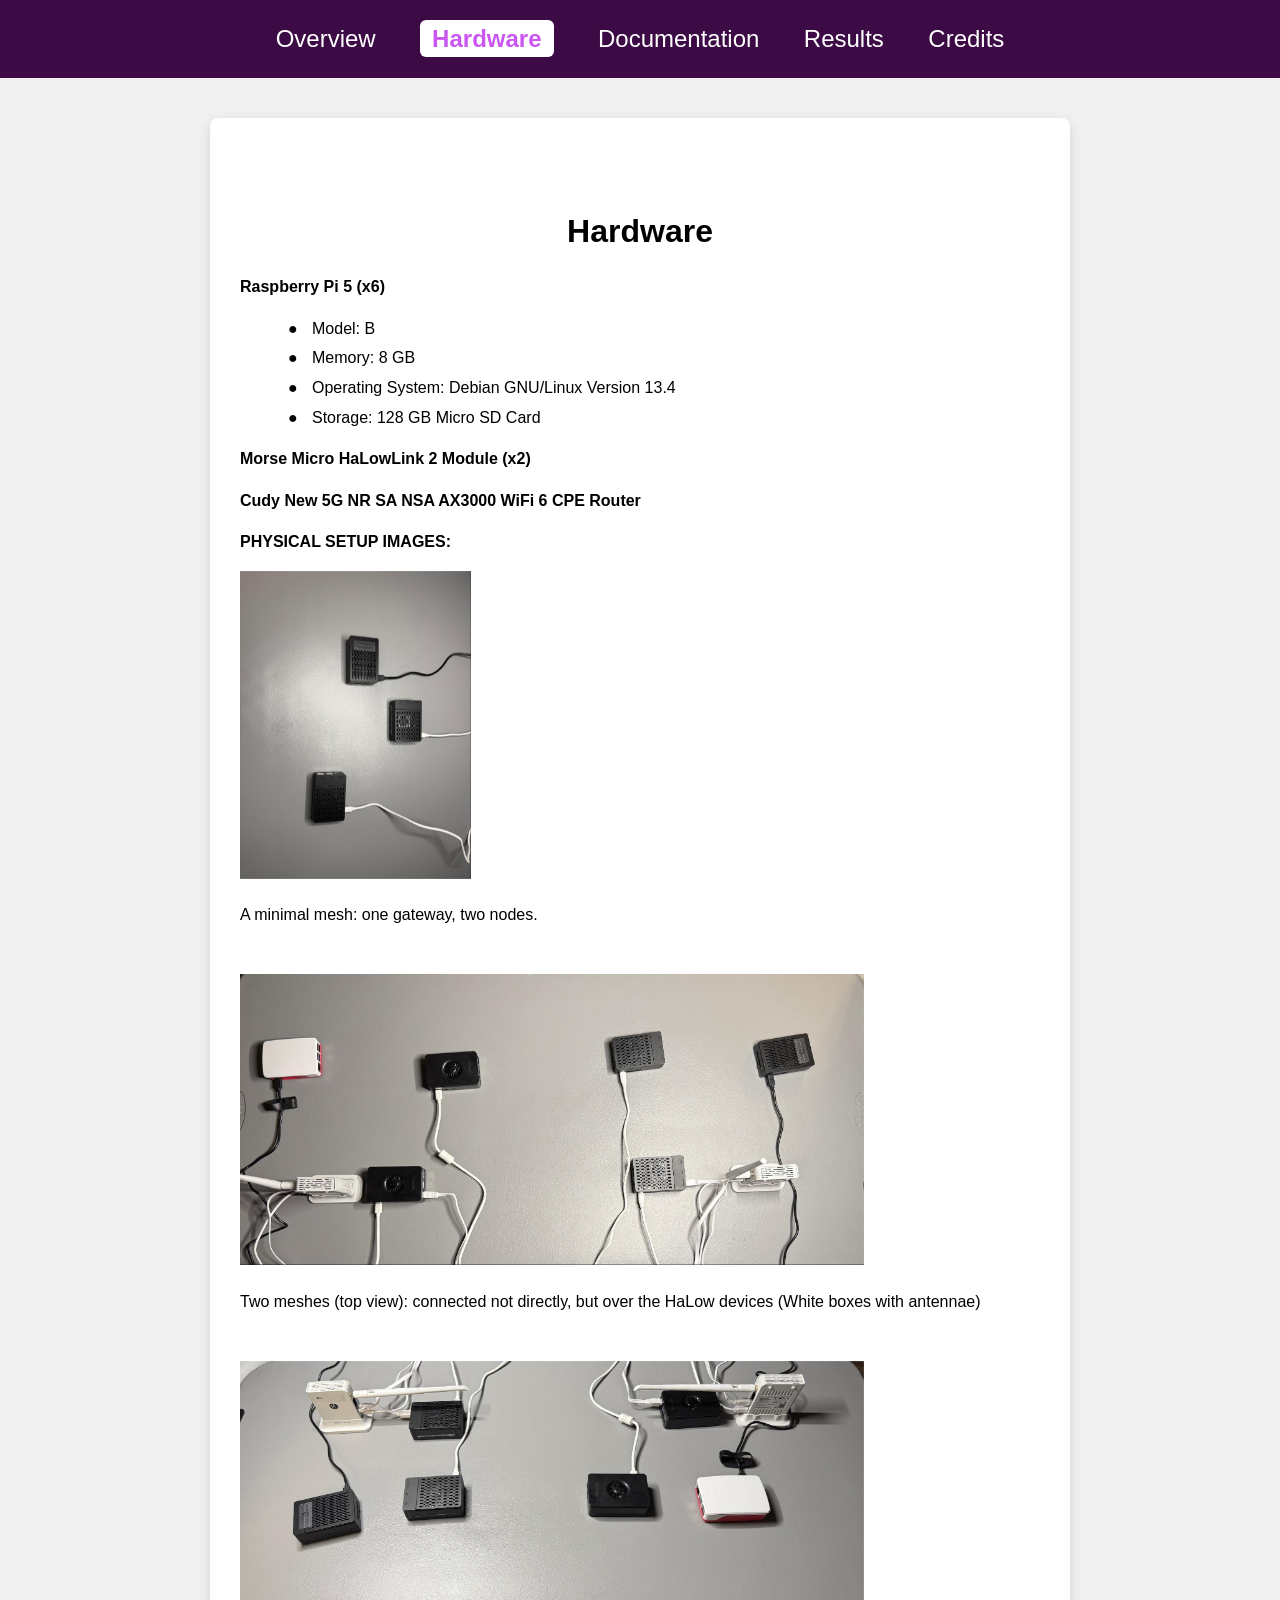
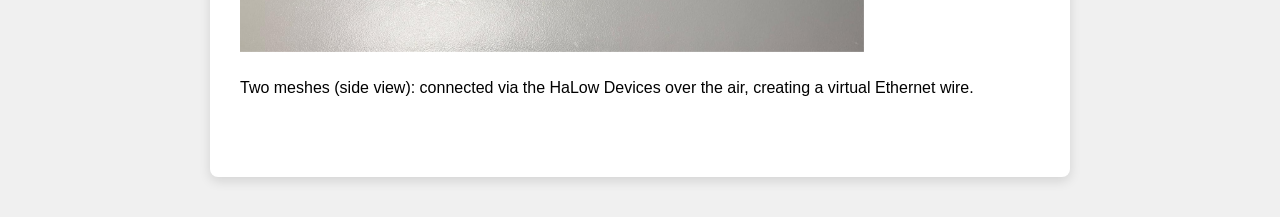
<file: hardware.html>
<!doctype html>
<html>
<head>
  <title>My Project</title>
  <link rel="stylesheet" href="style.css">
  <link rel="stylesheet" href="report-styles.css">
</head>
  
<body>

<nav>
  <a href="index.html">Overview</a>
  <a href="hardware.html" class="active">Hardware</a>
  <a href="documentation.html">Documentation</a>
  <a href="results.html">Results</a>
  <a href="credits.html">Credits</a>
</nav>

<div class="page">
  <h1>Hardware</h1>
<p class="c16"><span class="c3">Raspberry Pi 5 (x6)</span></p><ul class="c26 lst-kix_sejogvdhzh0n-0 start"><li class="c7 li-bullet-0"><span class="c4">Model: B</span></li><li class="c7 li-bullet-0"><span class="c4">Memory: 8 GB</span></li><li class="c7 li-bullet-0"><span class="c4">Operating System: Debian GNU/Linux Version 13.4</span></li><li class="c7 li-bullet-0"><span class="c4">Storage: 128 GB Micro SD Card</span></li></ul><p class="c16"><span class="c3">Morse Micro HaLowLink 2 Module (x2)</span></p><p class="c16"><span class="c3">Cudy New 5G NR SA NSA AX3000 WiFi 6 CPE Router</span></p><p class="c16"><span class="c3">PHYSICAL SETUP IMAGES:</span></p><p class="c16"><span style="overflow: hidden; display: inline-block; margin: 0.00px 0.00px; border: 0.00px solid #000000; transform: rotate(0.00rad) translateZ(0px); -webkit-transform: rotate(0.00rad) translateZ(0px); width: 230.50px; height: 307.56px;"><img alt="" src="images/image3.jpg" style="width: 230.50px; height: 307.56px; margin-left: 0.00px; margin-top: 0.00px; transform: rotate(0.00rad) translateZ(0px); -webkit-transform: rotate(0.00rad) translateZ(0px);" title=""></span></p><p class="c16"><span class="c4">A minimal mesh: one gateway, two nodes.</span></p><p class="c16 c20"><span class="c4"></span></p><p class="c16"><span style="overflow: hidden; display: inline-block; margin: 0.00px 0.00px; border: 0.00px solid #000000; transform: rotate(0.00rad) translateZ(0px); -webkit-transform: rotate(0.00rad) translateZ(0px); width: 624.00px; height: 290.67px;"><img alt="" src="images/image4.jpg" style="width: 624.00px; height: 290.67px; margin-left: 0.00px; margin-top: 0.00px; transform: rotate(0.00rad) translateZ(0px); -webkit-transform: rotate(0.00rad) translateZ(0px);" title=""></span></p><p class="c16"><span class="c4">Two meshes (top view): connected not directly, but over the HaLow devices (White boxes with antennae)</span></p><p class="c16 c20"><span class="c4"></span></p><p class="c16"><span style="overflow: hidden; display: inline-block; margin: 0.00px 0.00px; border: 0.00px solid #000000; transform: rotate(0.00rad) translateZ(0px); -webkit-transform: rotate(0.00rad) translateZ(0px); width: 624.00px; height: 290.67px;"><img alt="" src="images/image2.jpg" style="width: 624.00px; height: 290.67px; margin-left: 0.00px; margin-top: 0.00px; transform: rotate(0.00rad) translateZ(0px); -webkit-transform: rotate(0.00rad) translateZ(0px);" title=""></span></p><p class="c16"><span class="c4">Two meshes (side view): connected via the HaLow Devices over the air, creating a virtual Ethernet wire.</span></p><p class="c16 c20"><span class="c4"></span></p>
</div>

</body>
</html>
</file>
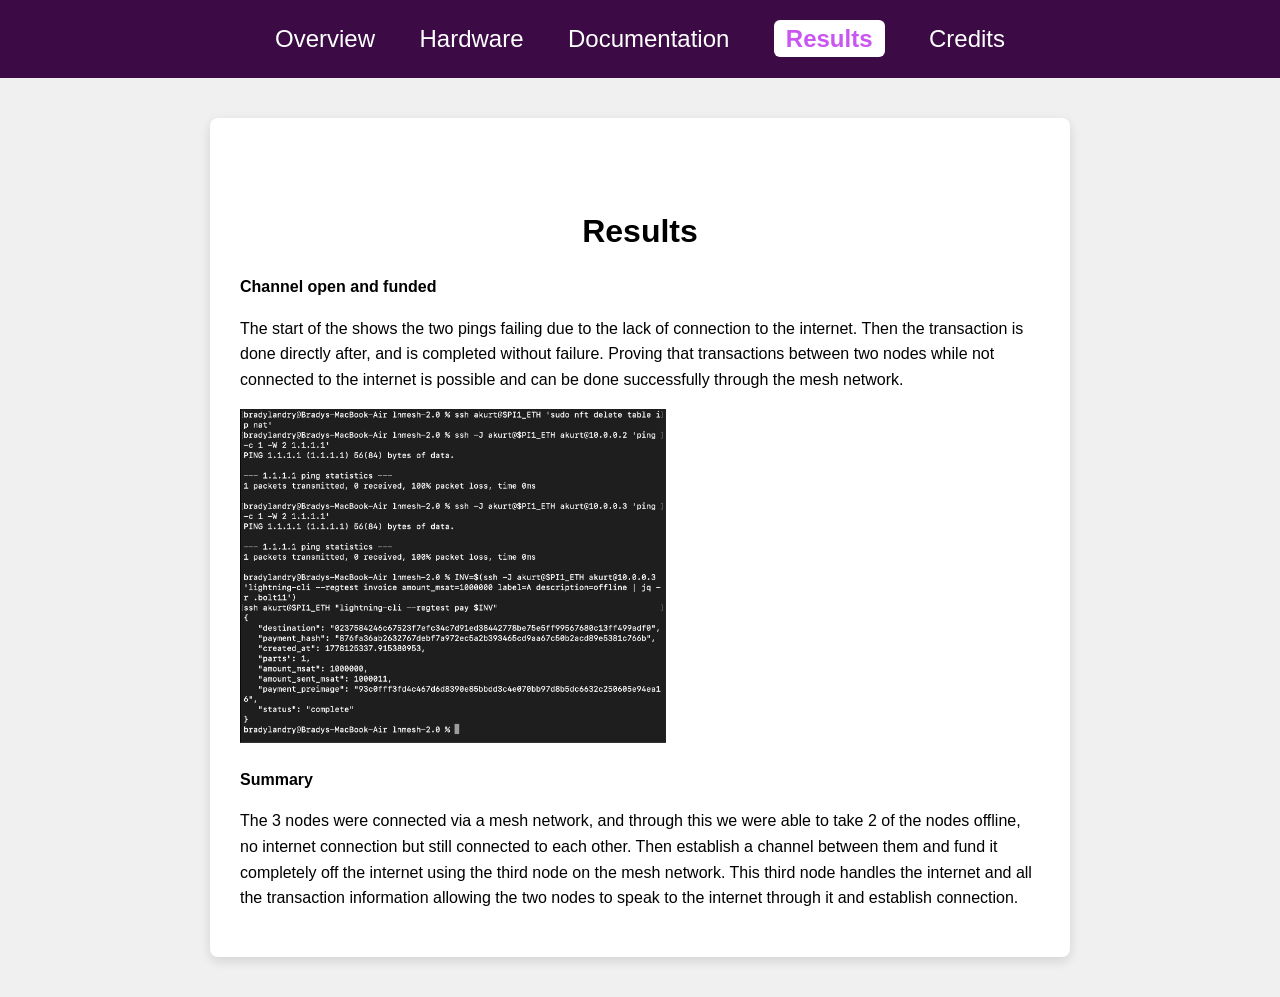
<file: results.html>
<!doctype html>
<html>
<head>
  <title>My Project</title>
  <link rel="stylesheet" href="style.css">
  <link rel="stylesheet" href="report-styles.css">
</head>
  
<body>

<nav>
  <a href="index.html">Overview</a>
  <a href="hardware.html">Hardware</a>
  <a href="documentation.html">Documentation</a>
  <a href="results.html" class="active">Results</a>
  <a href="credits.html">Credits</a>
</nav>

<div class="page">
  <h1>Results</h1>
<p class="c16"><span class="c3">Channel open and funded</span></p><p class="c16"><span class="c4">The start of the shows the two pings failing due to the lack of connection to the internet. Then the transaction is done directly after, and is completed without failure. Proving that transactions between two nodes while not connected to the internet is possible and can be done successfully through the mesh network. </span></p><p class="c16"><span style="overflow: hidden; display: inline-block; margin: 0.00px 0.00px; border: 0.00px solid #000000; transform: rotate(0.00rad) translateZ(0px); -webkit-transform: rotate(0.00rad) translateZ(0px); width: 425.50px; height: 334.56px;"><img alt="" src="images/image1.png" style="width: 425.50px; height: 334.56px; margin-left: 0.00px; margin-top: 0.00px; transform: rotate(0.00rad) translateZ(0px); -webkit-transform: rotate(0.00rad) translateZ(0px);" title=""></span></p><p class="c16"><span class="c3">Summary</span></p><p class="c16"><span class="c4">The 3 nodes were connected via a mesh network, and through this we were able to take 2 of the nodes offline, no internet connection but still connected to each other. Then establish a channel between them and fund it completely off the internet using the third node on the mesh network. This third node handles the internet and all the transaction information allowing the two nodes to speak to the internet through it and establish connection. </span></p>
</div>

</body>
</html>
</file>
<file: style.css>
body {
  font-family: Arial, sans-serif;
  background-color: #f0f0f0;
  margin: 0;
  line-height: 1.6;
}

/* navbar stays the same */
nav {
  background-color: #3c0b45;
  padding: 20px;
  text-align: center;
}

nav a {
  color: white;
  margin: 0 20px;
  text-decoration: none;
  font-size: 24px;
}

nav a.active {
  background-color: white;
  color: #c956f0;
  padding: 5px 12px;
  border-radius: 6px;
  font-weight: bold;
}

.page {
  background-color: white;
  max-width: 800px;
  margin: 40px auto;
  padding: 30px;
  box-shadow: 0 4px 12px rgba(0,0,0,0.12);
  border-radius: 8px;
}

.page h1 {
  text-align: center;
  font-size: 2em;
  color: #000;
}

/* Consistent typography across all pages.
   Higher specificity than report-styles.css's class-only selectors,
   so these win over the Google-Docs export rules. */
.page p,
.page li,
.page span,
.page a,
.page td,
.page th {
  font-size: 16px;
  line-height: 1.6;
  font-family: Arial, sans-serif;
  color: #000;
}

.page p {
  margin: 0 0 1em 0;
  text-align: left;
}

.page ul,
.page ol {
  margin: 0 0 1em 0;
  padding-left: 1.5em;
}

.page li {
  margin-bottom: 0.25em;
}

.page h1,
.page h2,
.page h3,
.page h4 {
  font-family: Arial, sans-serif;
  margin-top: 1.2em;
  margin-bottom: 0.5em;
}

.page h2 { font-size: 1.4em; }
.page h3 { font-size: 1.2em; }

/* Inline code (span.c6 is Google-Doc inline code, span.c0 is code-line text) */
.page code,
.page .c0,
.page .c6 {
  font-family: Consolas, monospace;
  font-size: 14px;
}

/* .c2 is a single line of a code block in the Google-Doc export.
   Multiple consecutive .c2 paragraphs form one logical block, so we
   stack them flush together with no inter-line gap and treat them as
   one continuous shaded block. .c10 acts as the empty separator after. */
.page .c2 {
  background-color: #f4f4f4;
  border-left: 3px solid #888;
  padding: 4px 12px;
  margin: 0;
  font-family: Consolas, monospace;
  font-size: 14px;
  line-height: 1.6;
  white-space: pre-wrap;
  overflow-wrap: break-word;
  color: #1a1a1a;
}

/* First .c2 in a block: round top corners + a little extra top padding */
.page p:not(.c2) + .c2 {
  padding-top: 10px;
  border-top-right-radius: 4px;
}

/* Last .c2 in a block (followed by something other than another .c2):
   round bottom corners + a little extra bottom padding + breathing room */
.page .c2:has(+ p:not(.c2)),
.page .c2:last-child {
  padding-bottom: 10px;
  border-bottom-right-radius: 4px;
  margin-bottom: 1em;
}

/* The empty .c10 separator paragraphs between code blocks: collapse them
   so they don't add a second gap on top of .c2's bottom margin. */
.page .c10 {
  margin: 0;
  height: 0;
}

.page img {
  max-width: 100%;
  height: auto;
}
</file>
<file: report-styles.css>
.lst-kix_1wk1h08p5eu0-2>li{counter-increment:lst-ctn-kix_1wk1h08p5eu0-2}ol.lst-kix_1wk1h08p5eu0-7.start{counter-reset:lst-ctn-kix_1wk1h08p5eu0-7 0}.lst-kix_1wk1h08p5eu0-1>li:before{content:"" counter(lst-ctn-kix_1wk1h08p5eu0-1,lower-latin) ") "}.lst-kix_1wk1h08p5eu0-8>li{counter-increment:lst-ctn-kix_1wk1h08p5eu0-8}.lst-kix_ukvvywcbwpkf-1>li:before{content:"\0025e6   "}.lst-kix_1wk1h08p5eu0-2>li:before{content:"" counter(lst-ctn-kix_1wk1h08p5eu0-2,lower-roman) ") "}.lst-kix_ukvvywcbwpkf-2>li:before{content:" "}.lst-kix_1wk1h08p5eu0-0>li:before{content:"" counter(lst-ctn-kix_1wk1h08p5eu0-0,decimal) ") "}.lst-kix_ukvvywcbwpkf-0>li:before{content:"\002022   "}.lst-kix_1wk1h08p5eu0-7>li:before{content:"" counter(lst-ctn-kix_1wk1h08p5eu0-7,lower-latin) ". "}.lst-kix_1wk1h08p5eu0-5>li:before{content:"(" counter(lst-ctn-kix_1wk1h08p5eu0-5,lower-roman) ") "}.lst-kix_1wk1h08p5eu0-6>li:before{content:"" counter(lst-ctn-kix_1wk1h08p5eu0-6,decimal) ". "}.lst-kix_1wk1h08p5eu0-3>li:before{content:"(" counter(lst-ctn-kix_1wk1h08p5eu0-3,decimal) ") "}ul.lst-kix_5ynf6kkkag19-0{list-style-type:none}ul.lst-kix_5ynf6kkkag19-1{list-style-type:none}ol.lst-kix_1wk1h08p5eu0-4.start{counter-reset:lst-ctn-kix_1wk1h08p5eu0-4 0}.lst-kix_1wk1h08p5eu0-4>li:before{content:"(" counter(lst-ctn-kix_1wk1h08p5eu0-4,lower-latin) ") "}.lst-kix_sejogvdhzh0n-6>li:before{content:"\0025cf   "}ul.lst-kix_5ynf6kkkag19-8{list-style-type:none}ol.lst-kix_1wk1h08p5eu0-8.start{counter-reset:lst-ctn-kix_1wk1h08p5eu0-8 0}.lst-kix_sejogvdhzh0n-5>li:before{content:"\0025a0   "}ul.lst-kix_5ynf6kkkag19-6{list-style-type:none}ul.lst-kix_5ynf6kkkag19-7{list-style-type:none}ul.lst-kix_5ynf6kkkag19-4{list-style-type:none}ul.lst-kix_5ynf6kkkag19-5{list-style-type:none}ul.lst-kix_5ynf6kkkag19-2{list-style-type:none}ol.lst-kix_1wk1h08p5eu0-1.start{counter-reset:lst-ctn-kix_1wk1h08p5eu0-1 0}ul.lst-kix_5ynf6kkkag19-3{list-style-type:none}.lst-kix_sejogvdhzh0n-2>li:before{content:"\0025a0   "}.lst-kix_sejogvdhzh0n-3>li:before{content:"\0025cf   "}.lst-kix_sejogvdhzh0n-4>li:before{content:"\0025cb   "}.lst-kix_1wk1h08p5eu0-1>li{counter-increment:lst-ctn-kix_1wk1h08p5eu0-1}ol.lst-kix_1wk1h08p5eu0-5.start{counter-reset:lst-ctn-kix_1wk1h08p5eu0-5 0}.lst-kix_1wk1h08p5eu0-7>li{counter-increment:lst-ctn-kix_1wk1h08p5eu0-7}.lst-kix_1wk1h08p5eu0-4>li{counter-increment:lst-ctn-kix_1wk1h08p5eu0-4}ul.lst-kix_sejogvdhzh0n-0{list-style-type:none}ul.lst-kix_sejogvdhzh0n-1{list-style-type:none}ul.lst-kix_sejogvdhzh0n-2{list-style-type:none}ul.lst-kix_sejogvdhzh0n-3{list-style-type:none}ul.lst-kix_sejogvdhzh0n-4{list-style-type:none}ul.lst-kix_sejogvdhzh0n-5{list-style-type:none}ul.lst-kix_sejogvdhzh0n-6{list-style-type:none}ul.lst-kix_sejogvdhzh0n-7{list-style-type:none}.lst-kix_sejogvdhzh0n-7>li:before{content:"\0025cb   "}.lst-kix_sejogvdhzh0n-8>li:before{content:"\0025a0   "}ul.lst-kix_sejogvdhzh0n-8{list-style-type:none}.lst-kix_5ynf6kkkag19-6>li:before{content:"-  "}.lst-kix_1wk1h08p5eu0-5>li{counter-increment:lst-ctn-kix_1wk1h08p5eu0-5}ol.lst-kix_1wk1h08p5eu0-8{list-style-type:none}.lst-kix_5ynf6kkkag19-5>li:before{content:"-  "}ol.lst-kix_1wk1h08p5eu0-5{list-style-type:none}ol.lst-kix_1wk1h08p5eu0-4{list-style-type:none}ol.lst-kix_1wk1h08p5eu0-7{list-style-type:none}ol.lst-kix_1wk1h08p5eu0-6{list-style-type:none}ol.lst-kix_1wk1h08p5eu0-1{list-style-type:none}.lst-kix_5ynf6kkkag19-0>li:before{content:"-  "}.lst-kix_5ynf6kkkag19-8>li:before{content:"-  "}ol.lst-kix_1wk1h08p5eu0-0{list-style-type:none}ol.lst-kix_1wk1h08p5eu0-3{list-style-type:none}.lst-kix_5ynf6kkkag19-7>li:before{content:"-  "}ol.lst-kix_1wk1h08p5eu0-2{list-style-type:none}ol.lst-kix_1wk1h08p5eu0-2.start{counter-reset:lst-ctn-kix_1wk1h08p5eu0-2 0}.lst-kix_5ynf6kkkag19-1>li:before{content:"-  "}.lst-kix_5ynf6kkkag19-2>li:before{content:"-  "}.lst-kix_sejogvdhzh0n-1>li:before{content:"\0025cb   "}.lst-kix_sejogvdhzh0n-0>li:before{content:"\0025cf   "}.lst-kix_5ynf6kkkag19-4>li:before{content:"-  "}.lst-kix_5ynf6kkkag19-3>li:before{content:"-  "}ol.lst-kix_1wk1h08p5eu0-3.start{counter-reset:lst-ctn-kix_1wk1h08p5eu0-3 0}ol.lst-kix_1wk1h08p5eu0-6.start{counter-reset:lst-ctn-kix_1wk1h08p5eu0-6 0}.lst-kix_1wk1h08p5eu0-6>li{counter-increment:lst-ctn-kix_1wk1h08p5eu0-6}.lst-kix_1wk1h08p5eu0-3>li{counter-increment:lst-ctn-kix_1wk1h08p5eu0-3}li.li-bullet-0:before{margin-left:-18pt;white-space:nowrap;display:inline-block;min-width:18pt}.lst-kix_1wk1h08p5eu0-8>li:before{content:"" counter(lst-ctn-kix_1wk1h08p5eu0-8,lower-roman) ". "}.lst-kix_ukvvywcbwpkf-8>li:before{content:" "}ul.lst-kix_ukvvywcbwpkf-2{list-style-type:none}.lst-kix_ukvvywcbwpkf-7>li:before{content:" "}ul.lst-kix_ukvvywcbwpkf-3{list-style-type:none}ul.lst-kix_ukvvywcbwpkf-4{list-style-type:none}ul.lst-kix_ukvvywcbwpkf-5{list-style-type:none}.lst-kix_ukvvywcbwpkf-5>li:before{content:" "}ul.lst-kix_ukvvywcbwpkf-6{list-style-type:none}.lst-kix_1wk1h08p5eu0-0>li{counter-increment:lst-ctn-kix_1wk1h08p5eu0-0}ul.lst-kix_ukvvywcbwpkf-7{list-style-type:none}.lst-kix_ukvvywcbwpkf-6>li:before{content:" "}ul.lst-kix_ukvvywcbwpkf-8{list-style-type:none}ol.lst-kix_1wk1h08p5eu0-0.start{counter-reset:lst-ctn-kix_1wk1h08p5eu0-0 0}.lst-kix_ukvvywcbwpkf-3>li:before{content:" "}ul.lst-kix_ukvvywcbwpkf-0{list-style-type:none}.lst-kix_ukvvywcbwpkf-4>li:before{content:" "}ul.lst-kix_ukvvywcbwpkf-1{list-style-type:none}ol{margin:0;padding:0}table td,table th{padding:0}.c23{border-right-style:solid;padding:5pt 7pt 5pt 7pt;border-bottom-color:#cccccc;border-top-width:1pt;border-right-width:1pt;border-left-color:#cccccc;vertical-align:top;border-right-color:#cccccc;border-left-width:1pt;border-top-style:solid;background-color:#d5e8f0;border-left-style:solid;border-bottom-width:1pt;width:156pt;border-top-color:#cccccc;border-bottom-style:solid}.c31{border-right-style:solid;padding:5pt 7pt 5pt 7pt;border-bottom-color:#cccccc;border-top-width:1pt;border-right-width:1pt;border-left-color:#cccccc;vertical-align:top;border-right-color:#cccccc;border-left-width:1pt;border-top-style:solid;background-color:#d5e8f0;border-left-style:solid;border-bottom-width:1pt;width:312pt;border-top-color:#cccccc;border-bottom-style:solid}.c34{border-right-style:solid;padding:4pt 7pt 4pt 7pt;border-bottom-color:#cccccc;border-top-width:1pt;border-right-width:1pt;border-left-color:#cccccc;vertical-align:top;border-right-color:#cccccc;border-left-width:1pt;border-top-style:solid;border-left-style:solid;border-bottom-width:1pt;width:156pt;border-top-color:#cccccc;border-bottom-style:solid}.c24{border-right-style:solid;padding:4pt 7pt 4pt 7pt;border-bottom-color:#cccccc;border-top-width:1pt;border-right-width:1pt;border-left-color:#cccccc;vertical-align:top;border-right-color:#cccccc;border-left-width:1pt;border-top-style:solid;border-left-style:solid;border-bottom-width:1pt;width:312pt;border-top-color:#cccccc;border-bottom-style:solid}.c2{background-color:#f4f4f4;margin-left:12pt;padding-top:0pt;border-left-style:solid;padding-left:6pt;border-left-color:#bbbbbb;padding-bottom:0pt;line-height:1.0833333333333333;border-left-width:1.5pt;orphans:2;widows:2;text-align:left}.c8{padding-top:10pt;border-bottom-color:#888888;border-bottom-width:0.8pt;padding-bottom:6pt;line-height:1.0;border-bottom-style:solid;orphans:2;widows:2;text-align:left;height:11pt}.c7{margin-left:36pt;padding-top:0pt;padding-left:0pt;padding-bottom:0pt;line-height:2.0;orphans:2;widows:2;text-align:left}.c17{margin-left:36pt;padding-top:0pt;padding-left:0pt;padding-bottom:4pt;line-height:1.0;orphans:2;widows:2;text-align:left}.c5{color:#000000;font-weight:400;text-decoration:none;vertical-align:baseline;font-size:11pt;font-family:"Times New Roman";font-style:normal}.c9{color:#1f2937;font-weight:700;text-decoration:none;vertical-align:baseline;font-size:14pt;font-family:"Times New Roman";font-style:normal}.c1{color:#000000;font-weight:400;text-decoration:none;vertical-align:baseline;font-size:11pt;font-family:"Arial";font-style:normal}.c4{color:#000000;font-weight:400;text-decoration:none;vertical-align:baseline;font-size:12pt;font-family:"Times New Roman";font-style:normal}.c11{color:#1f2937;font-weight:700;text-decoration:none;vertical-align:baseline;font-size:18pt;font-family:"Times New Roman";font-style:normal}.c12{color:#374151;font-weight:700;text-decoration:none;vertical-align:baseline;font-size:12pt;font-family:"Times New Roman";font-style:normal}.c10{padding-top:0pt;padding-bottom:6pt;line-height:1.0;orphans:2;widows:2;text-align:left;height:11pt}.c3{color:#000000;font-weight:700;text-decoration:none;vertical-align:baseline;font-size:12pt;font-family:"Times New Roman";font-style:normal}.c28{padding-top:0pt;padding-bottom:12pt;line-height:1.0;orphans:2;widows:2;text-align:left}.c18{padding-top:12pt;padding-bottom:8pt;line-height:1.0;orphans:2;widows:2;text-align:left}.c14{padding-top:0pt;padding-bottom:6pt;line-height:1.0;orphans:2;widows:2;text-align:left}.c22{padding-top:0pt;padding-bottom:0pt;line-height:1.0;orphans:2;widows:2;text-align:left}.c16{padding-top:0pt;padding-bottom:0pt;line-height:2.0;orphans:2;widows:2;text-align:left}.c27{padding-top:18pt;padding-bottom:10pt;line-height:1.0;orphans:2;widows:2;text-align:left}.c36{color:#000000;text-decoration:none;vertical-align:baseline;font-size:6pt;font-style:normal}.c25{text-decoration-skip-ink:none;-webkit-text-decoration-skip:none;color:#0563c1;text-decoration:underline}.c6{background-color:#f2f2f2;font-size:10pt;font-family:"Consolas";font-weight:400}.c32{border-spacing:0;border-collapse:collapse;margin-right:auto}.c29{padding-top:0pt;padding-bottom:0pt;line-height:1.15;text-align:left}.c35{background-color:#ffffff;max-width:468pt;padding:72pt 72pt 72pt 72pt}.c0{font-size:9pt;font-weight:400;font-family:"Consolas"}.c13{font-weight:700;font-family:"Times New Roman"}.c26{padding:0;margin:0}.c21{color:inherit;text-decoration:inherit}.c30{background-color:#f2f2f2;font-size:10pt}.c15{font-weight:400;font-family:"Times New Roman"}.c20{height:11pt}.c19{height:0pt}.c33{font-size:19pt}.title{padding-top:0pt;color:#000000;font-size:26pt;padding-bottom:3pt;font-family:"Arial";line-height:1.15;page-break-after:avoid;orphans:2;widows:2;text-align:left}.subtitle{padding-top:0pt;color:#666666;font-size:15pt;padding-bottom:16pt;font-family:"Arial";line-height:1.15;page-break-after:avoid;orphans:2;widows:2;text-align:left}li{color:#000000;font-size:11pt;font-family:"Arial"}p{margin:0;color:#000000;font-size:11pt;font-family:"Arial"}h1{padding-top:20pt;color:#000000;font-size:20pt;padding-bottom:6pt;font-family:"Arial";line-height:1.15;page-break-after:avoid;orphans:2;widows:2;text-align:left}h2{padding-top:18pt;color:#000000;font-size:16pt;padding-bottom:6pt;font-family:"Arial";line-height:1.15;page-break-after:avoid;orphans:2;widows:2;text-align:left}h3{padding-top:16pt;color:#434343;font-size:14pt;padding-bottom:4pt;font-family:"Arial";line-height:1.15;page-break-after:avoid;orphans:2;widows:2;text-align:left}h4{padding-top:14pt;color:#666666;font-size:12pt;padding-bottom:4pt;font-family:"Arial";line-height:1.15;page-break-after:avoid;orphans:2;widows:2;text-align:left}h5{padding-top:12pt;color:#666666;font-size:11pt;padding-bottom:4pt;font-family:"Arial";line-height:1.15;page-break-after:avoid;orphans:2;widows:2;text-align:left}h6{padding-top:12pt;color:#666666;font-size:11pt;padding-bottom:4pt;font-family:"Arial";line-height:1.15;page-break-after:avoid;font-style:italic;orphans:2;widows:2;text-align:left}

/* Override Times New Roman everywhere with Arial; keep Consolas for code */
.doc-content, .doc-content p, .doc-content li, .doc-content span, .doc-content h1, .doc-content h2, .doc-content h3, .doc-content h4, .doc-content h5, .doc-content h6, .doc-content td, .doc-content a,
.page p, .page li, .page span, .page td, .page a, .page h1, .page h2, .page h3, .page h4, .page h5, .page h6 { font-family: Arial, sans-serif; }
.page .c0, .page .c6, .page .c30 { font-family: Consolas, monospace; }
</file>
